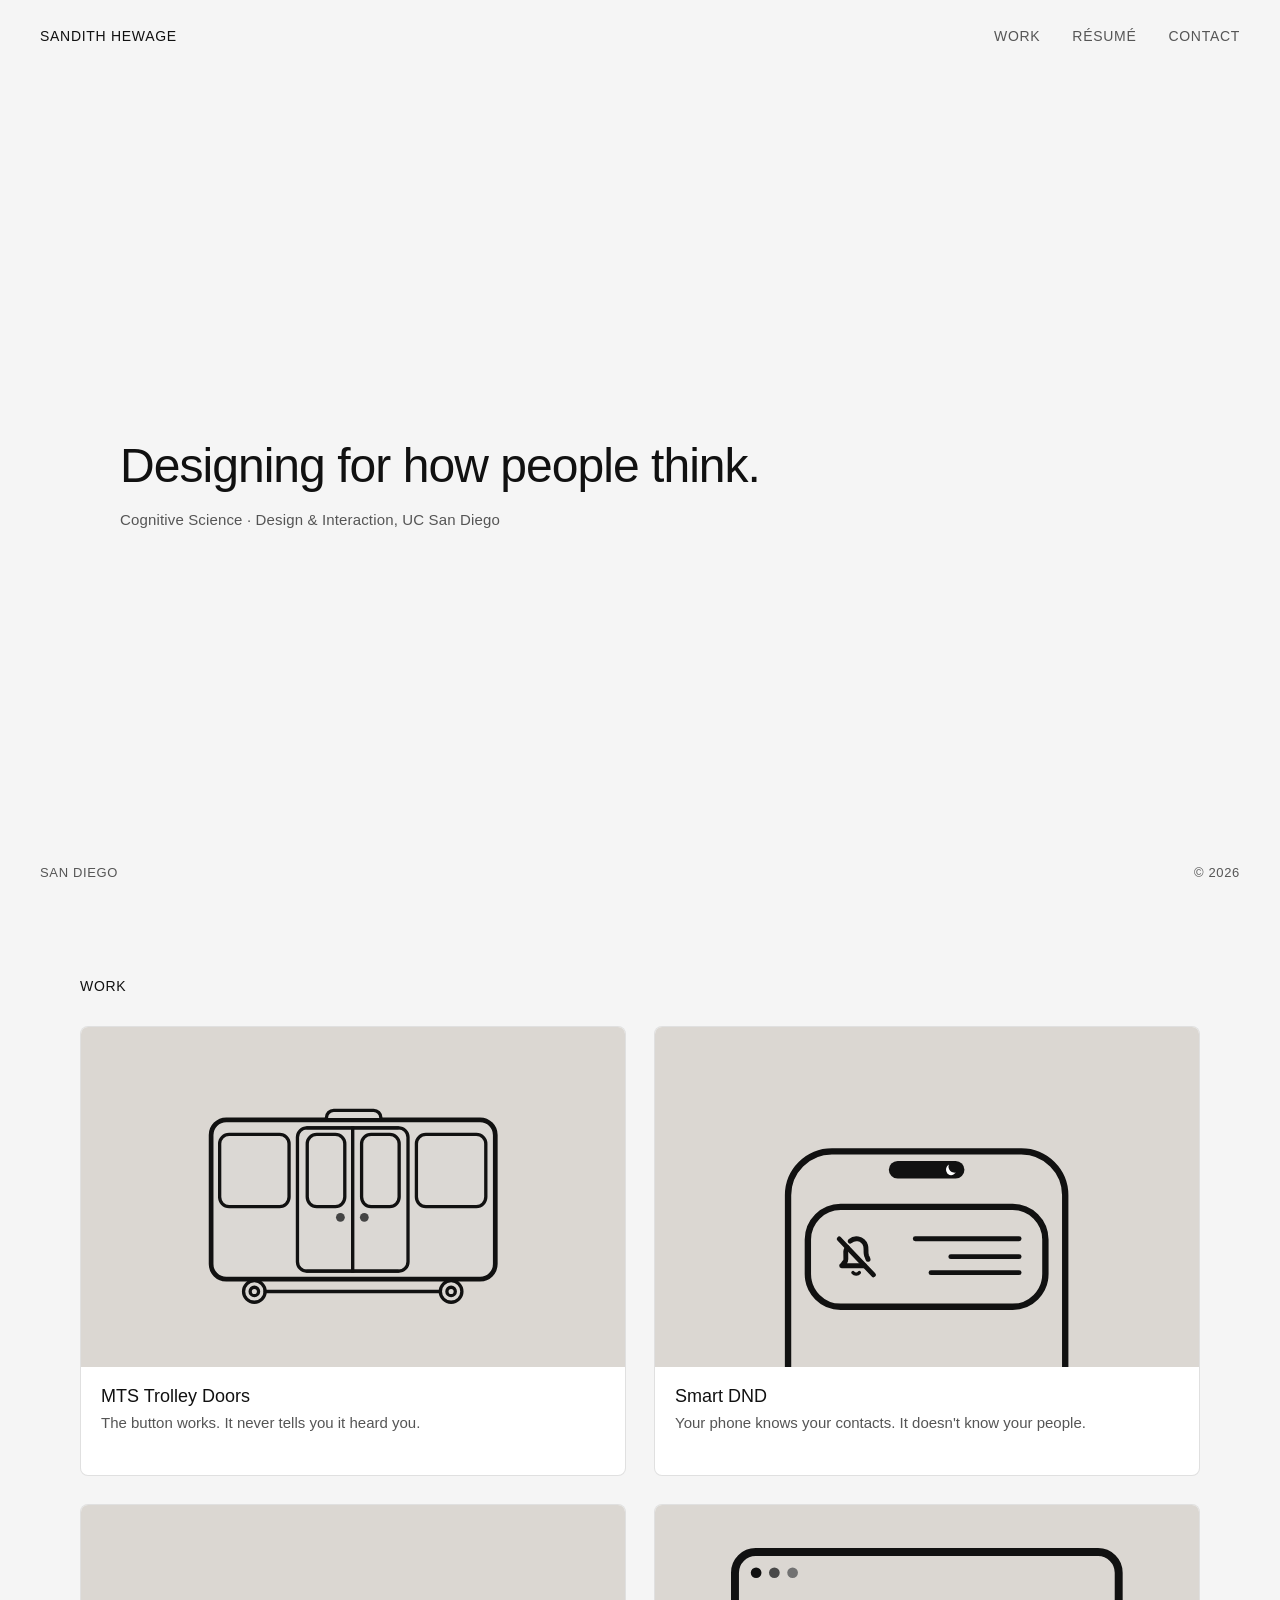
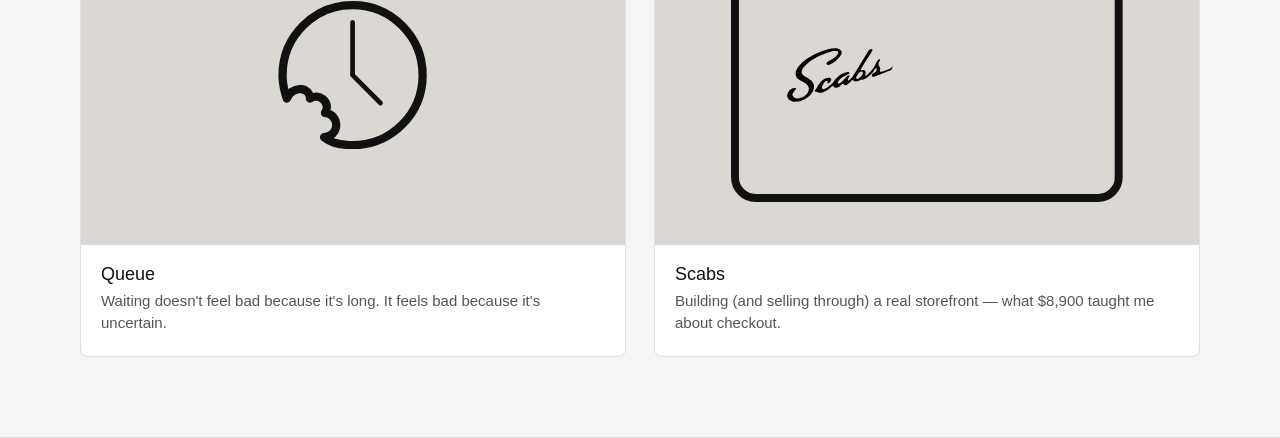
<file: index.html>
<!DOCTYPE html>
<html lang="en">
<head>
  <meta charset="UTF-8">
  <meta name="viewport" content="width=device-width, initial-scale=1.0">
  <title>Sandith Hewage</title>
  <meta name="description" content="Sandith Hewage — Cognitive Science · Design &amp; Interaction student at UC San Diego. Portfolio of UX case studies.">
  <link rel="canonical" href="https://sandith.com/">
  <meta property="og:type" content="website">
  <meta property="og:url" content="https://sandith.com/">
  <meta property="og:title" content="Sandith Hewage">
  <meta property="og:description" content="Sandith Hewage — Cognitive Science · Design &amp; Interaction student at UC San Diego. Portfolio of UX case studies.">
  <meta property="og:image" content="https://sandith.com/og.png">
  <link rel="icon" type="image/svg+xml" href="favicon.svg">
  <link rel="stylesheet" href="style.css">
  <script type="application/ld+json">
  {
    "@context": "https://schema.org",
    "@type": "Person",
    "name": "Sandith Hewage",
    "jobTitle": "UX Designer",
    "affiliation": {
      "@type": "CollegeOrUniversity",
      "name": "UC San Diego"
    },
    "sameAs": [
      "https://linkedin.com/in/sandithhewage"
    ]
  }
  </script>
  <script>if ('scrollRestoration' in history) history.scrollRestoration = 'manual';</script>
</head>
<body class="page-home">
<script>window.scrollTo(0, 0);</script>

  <a class="skip-link" href="#work">Skip to work</a>

  <header class="header">
    <a href="index.html" class="wordmark">Sandith Hewage</a>

    <nav class="nav" aria-label="Main navigation">
      <a href="#work" class="nav-link">Work</a>
      <a href="resume.pdf" target="_blank" rel="noopener" class="nav-link">Résumé</a>
      <button class="nav-link contact-trigger" type="button">Contact</button>
    </nav>

    <button class="hamburger" aria-label="Menu" aria-expanded="false">
      <svg class="icon-menu" width="20" height="20" viewBox="0 0 20 20" fill="none" aria-hidden="true">
        <rect x="0" y="3" width="20" height="2" rx="1" fill="currentColor"/>
        <rect x="0" y="9" width="20" height="2" rx="1" fill="currentColor"/>
        <rect x="0" y="15" width="20" height="2" rx="1" fill="currentColor"/>
      </svg>
      <svg class="icon-close" width="20" height="20" viewBox="0 0 20 20" fill="none" aria-hidden="true">
        <line x1="3" y1="3" x2="17" y2="17" stroke="currentColor" stroke-width="2" stroke-linecap="round"/>
        <line x1="17" y1="3" x2="3" y2="17" stroke="currentColor" stroke-width="2" stroke-linecap="round"/>
      </svg>
    </button>
  </header>

  <nav class="mobile-menu" aria-label="Mobile navigation">
    <a href="#work" class="mobile-menu-link">Work</a>
    <a href="resume.pdf" target="_blank" rel="noopener" class="mobile-menu-link">Résumé</a>
    <button class="mobile-menu-link contact-trigger" type="button">Contact</button>
  </nav>

  <div class="contact-modal" id="contact-modal" role="dialog" aria-modal="true" aria-label="Contact">
    <div class="contact-modal-backdrop"></div>
    <div class="contact-modal-panel">

      <div class="contact-modal-links">
        <a href="mailto:sandithxyz@gmail.com" class="contact-modal-link">
          sandithxyz@gmail.com
          <svg width="14" height="14" viewBox="0 0 16 16" fill="none" aria-hidden="true">
            <rect x="1" y="3" width="14" height="10" rx="1.5" stroke="currentColor" stroke-width="1.25"/>
            <path d="M1 6l7 4.5 7-4.5" stroke="currentColor" stroke-width="1.25" stroke-linecap="round" stroke-linejoin="round"/>
          </svg>
        </a>
        <a href="https://linkedin.com/in/sandithhewage" target="_blank" rel="noopener" class="contact-modal-link">
          linkedin.com/in/sandithhewage
          <svg width="14" height="14" viewBox="0 0 24 24" fill="currentColor" aria-hidden="true">
            <path d="M16 8a6 6 0 0 1 6 6v7h-4v-7a2 2 0 0 0-2-2 2 2 0 0 0-2 2v7h-4v-7a6 6 0 0 1 6-6z"/>
            <rect x="2" y="9" width="4" height="12"/>
            <circle cx="4" cy="4" r="2"/>
          </svg>
        </a>
      </div>
    </div>
  </div>

  <main>

    <section class="hero">

      <div class="container hero-inner">
        <div class="hero-content">
          <h1>Designing for how people think.</h1>
          <p>Cognitive Science · Design &amp; Interaction, UC San Diego</p>
        </div>
      </div>

      <div class="hero-detail">
        <span>San Diego</span>
        <span>© 2026</span>
      </div>

    </section>

    <section class="work" id="work" aria-labelledby="work-heading">
      <div class="container">

        <p class="work-label" id="work-heading">Work</p>

        <div class="grid">

          <a class="card" href="mts.html" aria-label="MTS Trolley Doors">
            <div class="card-image card-image--asset">
              <svg id="svg-mts" class="card-asset card-asset--mts" xmlns="http://www.w3.org/2000/svg" viewBox="0 0 689.759 626.92" aria-hidden="true">
                <defs>
                  <style>
                    #svg-mts .cls-1 { fill: #f2f2f2; }
                    #svg-mts .cls-1, #svg-mts .cls-2, #svg-mts .cls-3, #svg-mts .cls-4, #svg-mts .cls-5 { stroke: #111; stroke-linecap: round; }
                    #svg-mts .cls-1, #svg-mts .cls-2, #svg-mts .cls-3, #svg-mts .cls-5 { stroke-miterlimit: 10; }
                    #svg-mts .cls-1, #svg-mts .cls-3, #svg-mts .cls-4, #svg-mts .cls-5 { stroke-width: 7px; }
                    #svg-mts .cls-6 { fill: #444; }
                    #svg-mts .cls-2 { stroke-width: 10px; }
                    #svg-mts .cls-2, #svg-mts .cls-3, #svg-mts .cls-4 { fill: #dbd8d4; }
                    #svg-mts .cls-4 { stroke-linejoin: round; }
                    #svg-mts .cls-5 { fill: none; }
                    #svg-mts .seat-back { fill: #c8c8c8; stroke: #111; stroke-width: 5px; }
                    #svg-mts .seat-cushion { fill: #b8b8b8; stroke: #111; stroke-width: 5px; }
                    @keyframes doorOpenLeftLoop {
                      0% { transform: translateX(0); }
                      25% { transform: translateX(-77.46px); }
                      75% { transform: translateX(-77.46px); }
                      100% { transform: translateX(0); }
                    }
                    @keyframes doorOpenRightLoop {
                      0% { transform: translateX(0); }
                      25% { transform: translateX(77.46px); }
                      75% { transform: translateX(77.46px); }
                      100% { transform: translateX(0); }
                    }
                    @keyframes wheelSpin {
                      0% { transform: rotate(0deg); }
                      100% { transform: rotate(360deg); }
                    }
                    .door-left { animation: doorOpenLeftLoop 4s ease-in-out infinite; }
                    .door-right { animation: doorOpenRightLoop 4s ease-in-out infinite; }
                    .wheel { animation: wheelSpin 2s linear infinite; }
                    .wheel-left { transform-origin: 135.989px 512.456px; }
                    .wheel-right { transform-origin: 551.811px 512.456px; }
                  </style>
                </defs>
                <rect class="cls-2" x="44.604" y="149.586" width="600.551" height="336.886" rx="32.014" ry="32.014"/>
                <rect class="cls-5" x="62.652" y="180.269" width="146.675" height="152.743" rx="20" ry="20"/>
                <rect class="cls-5" x="478.473" y="180.269" width="146.675" height="152.743" rx="20" ry="20"/>
                <g class="wheel wheel-left">
                  <circle class="cls-3" cx="135.989" cy="512.456" r="22.801"/>
                  <circle class="cls-5" cx="135.989" cy="512.456" r="8.883"/>
                </g>
                <g class="wheel wheel-right">
                  <circle class="cls-3" cx="551.811" cy="512.456" r="22.801"/>
                  <circle class="cls-5" cx="551.811" cy="512.456" r="8.883"/>
                </g>
                <line class="cls-1" x1="158.79" y1="512.456" x2="529.01" y2="512.456"/>
                <path class="cls-4" d="M288.424,145.651v-.706c0-8.441,6.843-15.284,15.284-15.284h84.301c8.441,0,15.284,6.843,15.284,15.284v.706"/>
                <rect class="seat-back" x="247.073" y="285" width="193.654" height="90" rx="4"/>
                <rect class="seat-cushion" x="247.073" y="365" width="193.654" height="35" rx="3"/>
                <g class="door-left">
                  <path class="cls-3" d="M247.073,166.598h96.827v302.861h-96.827c-11.038,0-20-8.962-20-20V186.598c0-11.038,8.962-20,20-20Z"/>
                  <rect class="cls-3" x="247.757" y="180.269" width="79.376" height="152.743" rx="20" ry="20"/>
                  <circle class="cls-6" cx="317.838" cy="355.712" r="9.295"/>
                </g>
                <g class="door-right">
                  <path class="cls-3" d="M343.9,166.598h96.827c11.038,0,20,8.962,20,20v262.861c0,11.038-8.962,20-20,20h-96.827V166.598h0Z"/>
                  <rect class="cls-3" x="362.625" y="180.269" width="79.376" height="152.743" rx="20" ry="20"/>
                  <circle class="cls-6" cx="368.344" cy="355.712" r="9.295"/>
                </g>
                <line class="cls-5" x1="247.073" y1="166.598" x2="440" y2="166.598"/>
                <line class="cls-5" x1="247.073" y1="469.459" x2="440" y2="469.459"/>
              </svg>
            </div>
            <div class="card-content">
              <p class="card-title">MTS Trolley Doors</p>
              <p class="card-hook">The button works. It never tells you it heard you.</p>
            </div>
          </a>

          <a class="card" href="smart-dnd.html" aria-label="Smart DND">
            <div class="card-image card-image--asset">
              <svg id="svg-dnd" class="card-asset card-asset--dnd" xmlns="http://www.w3.org/2000/svg" viewBox="0 0 689.759 626.92" aria-hidden="true">
                <defs>
                  <style>
                    #svg-dnd .cls-1 { stroke-width: 13px; }
                    #svg-dnd .cls-1, #svg-dnd .cls-2, #svg-dnd .cls-3, #svg-dnd .cls-4, #svg-dnd .cls-5 { fill: none; stroke: #111; }
                    #svg-dnd .cls-1, #svg-dnd .cls-4, #svg-dnd .cls-5 { stroke-miterlimit: 10; }
                    #svg-dnd .cls-2 { stroke-width: 7px; }
                    #svg-dnd .cls-2, #svg-dnd .cls-3 { stroke-linejoin: round; }
                    #svg-dnd .cls-2, #svg-dnd .cls-3, #svg-dnd .cls-4, #svg-dnd .cls-5 { stroke-linecap: round; }
                    #svg-dnd .cls-3, #svg-dnd .cls-4 { stroke-width: 10px; }
                    #svg-dnd .cls-6 { fill: #fff; }
                    #svg-dnd .cls-5 { stroke-width: 36px; }
                    @keyframes slideInNotification {
                      0% { transform: translateY(-80px) scale(0.8); opacity: 0; }
                      8% { transform: translateY(0) scale(1); opacity: 1; }
                      87% { transform: translateY(0) scale(1); opacity: 1; }
                      100% { transform: translateY(0) scale(1); opacity: 0; }
                    }
                    .notification-group {
                      transform-origin: 50% -50px;
                      animation: slideInNotification 6.5s cubic-bezier(0.34, 1.87, 0.64, 1) infinite;
                    }
                  </style>
                </defs>
                <path class="cls-1" d="M61.443,604.155V221.548c0-49.589,40.2-89.789,89.789-89.789h387.295c49.589,0,89.789,40.2,89.789,89.789v382.607"/>
                <line class="cls-5" x1="285.598" y1="169.386" x2="404.161" y2="169.386"/>
                <path class="cls-6" d="M390.339,158.495c-.529.376-5.954,4.367-5.777,10.891.092,3.381,1.645,5.839,2.426,6.91.397.494,3.225,3.893,7.958,3.979,5.89.107,9.086-5.022,9.214-5.235-.463.079-6.839,1.06-11.309-3.77-3.144-3.398-4.112-8.339-2.513-12.774Z"/>
                <g class="notification-group">
                  <rect class="cls-1" x="101.99" y="245.092" width="485.779" height="204.368" rx="67.031" ry="67.031"/>
                  <polyline class="cls-4" points="166.061 310.689 182.956 328.391 236.188 384.165"/>
                  <path class="cls-3" d="M217.38,365.563h-46.297c1.614-1.182,3.397-4.321,6.458-7.61,2.667-2.866,1.901-5.341,2.099-7.085-.062-4.774-.124-9.549-.186-14.323.153-1.276.527-3.097,1.503-5.076.636-1.29,1.362-2.312,1.999-3.078"/>
                  <path class="cls-2" d="M194.231,379.693c.299.351,2.824,3.213,6.893,3.025,3.609-.167,5.75-2.609,6.104-3.025"/>
                  <path class="cls-3" d="M188.404,315.152c.924-.773,7.469-6.07,16.303-4.463,7.065,1.285,12.922,6.5,15.295,13.539,1.2,4.163.888,8.448.95,12.844.044,3.109-.044,4.292,1.139,8.102,1.064,2.913,1.889,4.378,2.954,7.291"/>
                  <line class="cls-3" x1="321.64" y1="310.387" x2="533.943" y2="310.387"/>
                  <line class="cls-3" x1="533.943" y1="379.693" x2="353.843" y2="379.693"/>
                  <line class="cls-3" x1="533.943" y1="346.977" x2="394.36" y2="346.977"/>
                </g>
              </svg>
            </div>
            <div class="card-content">
              <p class="card-title">Smart DND</p>
              <p class="card-hook">Your phone knows your contacts. It doesn't know your people.</p>
            </div>
          </a>

          <a class="card" href="queue.html" aria-label="Queue">
            <div class="card-image card-image--asset">
              <svg id="svg-queue" class="card-asset card-asset--queue" xmlns="http://www.w3.org/2000/svg" viewBox="0 0 689.759 626.92" aria-hidden="true">
                <defs>
                  <style>
                    #svg-queue .cls-1 { stroke-linejoin: round; stroke-width: 35px; }
                    #svg-queue .cls-1, #svg-queue .cls-2 { fill: none; stroke: #111; }
                    #svg-queue .cls-2 { stroke-linecap: round; stroke-miterlimit: 10; stroke-width: 20px; }
                    @keyframes minuteHandTick {
                      0% { transform: rotate(0deg); }
                      100% { transform: rotate(180deg); }
                    }
                    .minute-hand {
                      animation: minuteHandTick 30s steps(30, end) infinite;
                      transform-origin: 344.879px 311.562px;
                    }
                  </style>
                </defs>
                <path class="cls-1" d="M329.899,609.05c-29.812-1.784-50.922-5.822-66.07-10.86-.031-.01-.077-.025-.09-.03-17.07-6.66-30.27-15.16-39.64-22.35,4.5-.15,23.22-1.26,37.46-16.15,2.74-2.86,9-10.06,12.15-21.24.54-1.91,7.45-28.14-10.6-48.43-13.2-14.85-30.91-16.58-34.98-16.87,2.48-3.53,8.09-12.53,8.06-24.94-.06-20.14-14.94-32.32-17.36-34.23-10.4-8.23-21.44-9.46-25.38-9.72-14.93-.97-25.65,5.67-28.93,7.88.06-3.16-.08-16.16-9.97-27.09-13.29-14.69-32.57-12.79-34.53-12.57-5.63.34-17.69,1.83-29.91,9.99-15.51,10.36-21.46,24.91-23.29,30.03-4.45-12.372-8.812-26.949-12.18-43.5-3.451-16.957-5.133-32.425-5.843-45.8l.123-9.71C48.919,150,181.419,17.5,344.879,17.5s295.96,132.5,295.96,295.96-132.5,295.96-295.96,295.96c-5.02,0-10.02-.13-14.98-.37-22.8-1.14-44.92-4.86-66.07-10.86l-.09-.03"/>
                <g>
                  <line class="cls-2" x1="462.715" y1="431.296" x2="344.879" y2="313.46"/>
                </g>
                <g class="minute-hand">
                  <line class="cls-2" x1="344.879" y1="311.562" x2="344.879" y2="90.766"/>
                </g>
              </svg>
            </div>
            <div class="card-content">
              <p class="card-title">Queue</p>
              <p class="card-hook">Waiting doesn't feel bad because it's long. It feels bad because it's uncertain.</p>
            </div>
          </a>

          <a class="card" href="scabs.html" aria-label="Scabs">
            <div class="card-image card-image--asset">
              <svg id="svg-scabs" class="card-asset card-asset--scabs" xmlns="http://www.w3.org/2000/svg" viewBox="0 0 689.759 626.92" aria-hidden="true">
                <defs>
                  <style>
                    @keyframes drawLine1 {
                      0% { stroke-dashoffset: 238.334; }
                      4.5% { stroke-dashoffset: 238.334; }
                      16.4% { stroke-dashoffset: 0; }
                      88% { stroke-dashoffset: 0; }
                      100% { stroke-dashoffset: 238.334; }
                    }
                    @keyframes drawLine2 {
                      0% { stroke-dashoffset: 194.654; }
                      17.9% { stroke-dashoffset: 194.654; }
                      29.9% { stroke-dashoffset: 0; }
                      88% { stroke-dashoffset: 0; }
                      100% { stroke-dashoffset: 194.654; }
                    }
                    @keyframes drawLine3 {
                      0% { stroke-dashoffset: 214.587; }
                      31.3% { stroke-dashoffset: 214.587; }
                      43.3% { stroke-dashoffset: 0; }
                      88% { stroke-dashoffset: 0; }
                      100% { stroke-dashoffset: 214.587; }
                    }
                    .animated-line1 { stroke-dasharray: 238.334; animation: drawLine1 6.7s ease-in-out infinite both; }
                    .animated-line2 { stroke-dasharray: 194.654; animation: drawLine2 6.7s ease-in-out infinite both; }
                    .animated-line3 { stroke-dasharray: 214.587; animation: drawLine3 6.7s ease-in-out infinite both; }
                  </style>
                </defs>
                <rect x="7" y="96.941" width="675.759" height="433.037" rx="36.393" ry="36.393" fill="none" stroke="#111" stroke-linecap="round" stroke-miterlimit="10" stroke-width="14"/>
                <circle cx="44.242" cy="133.408" r="9.419" fill="#111"/>
                <circle cx="76.356" cy="133.408" r="9.419" fill="#494949"/>
                <circle cx="108.47" cy="133.408" r="9.419" fill="#727272"/>
                <g>
                  <path d="M221.96,303.949l20.238-33.027c-9.06,14.749-18.12,29.498-27.18,44.247-1.831,2.897-3.651,4.662-5.822,6.466-1.037.918-3.756,2.549-3.396-.08.294-1.631,1.431-3.16,2.277-4.578.762-1.151,1.393-3.412-.732-3.217-2.528.231-3.921,2.612-5.75,4.568-.933,1.052-1.683,2.12-2.625,3.18-2.253,2.403-6.187,6.835-9.14,7.331-1.378.22-2.025-1.131-1.727-2.352.102-.528.302-1.027.562-1.516,3.454-5.838,9.852-8.866,15.872-12.004,1.835-.957,1.884-.962,2.11-1.081,1.633-.859,2.58-1.866,1.751-2.828-2.372-2.754-14.247,3.134-16.792,4.991-1.148.769-2.21,1.611-3.265,2.491-3.282,2.732-6.195,6.164-8.499,9.532-.418.58-.882,1.152-1.411,1.727-2.113,2.306-4.735,4.307-6.781,5.962-1.904,1.661-5.023,3.844-7.147,4.392-5.565,1.551-4.77-3.854-2.414-7.986,1.441-2.783,3.435-5.259,6.389-6.57.974-.486,2.488-.118,2.017,1.202-.233.645-.75,1.426-.769,2.13-.098,1.129.957,1.464,1.875,1.128,2.369-.866,4.006-2.983,4.592-4.849.216-.687.633-1.752-.147-3.087-.496-.85-1.418-1.541-2.423-1.756-8.024-1.662-18.364,7.847-21.808,16.721-1.627,4.192-7.773,7.495-2.137,7.732,1.835.077,1.826.193,2.651.641.919.446,1.776.965,2.806,1.164,1.491.288,2.864.44,4.343.087,6.588-1.527,13.186-6.441,17.961-11.093.662-.495,1.851-1.53,2.558-.609,2.235,5.265,8.658,2.38,12.301-.295,1.314-.97,2.999-2.631,4.401-3.171,1.266-.53,2.056.312,2.759.911,1.954,1.667,3.242,1.049,7.172-1.78,2.08-1.497,4.033-3.453,5.811-5.228.438-.397.818-.916,1.326-1.204.903-.447,1.948.965,2.698,1.558.912.72,1.958,1.028,3.034,1.112,1.531-.002,3.126-.347,4.526-.892,1.463-.626,3.039-1.446,4.462-2.251.455-.257.581-.17.888-.117,6.456,1.008,14.579-6.643,18.723-11.324,1.42-1.604,1.976-2.403,3.136-4.055,1.362-1.939,1.84-2.73,2.757-3.745,1.386-1.542,2.46-.501,2.553,1.431.051,1.067-.468,2.071-.788,2.686-.625,1.198-2.177,2.319-3.393,2.851-2.013.879-4.609,2.342-4.427,4.845.122,1.674,1.959,2.84,3.797,2.142,5.349-2.031,27.384-10.417,29.307-11.517,1.231-.704,2.242-1.607,2.863-3.115,1.015-2.465.09-5.025.058-4.88-.72,3.3-2.15,4.164-3.632,4.982-.846.467-2.222,1.061-2.784,1.281-13.055,5.121-14.386,5.304-15.283,4.084-.612-.831.234-2.416.521-3.794.153-.738.256-1.407.057-2.156-.959-3.616-4.351-4.26-2.52-9.419.769-2.167,2.998-3.971,2.345-5.63-.124-.314-.391-.62-1.143-.667-.981-.061-2.665.938-4.312,3.786-1.514,2.62-1.216,2.271-2.638,4.902-1.697,3.139-4.217,7.223-6.308,10.107-2.394,3.223-5.794,7.022-9.706,9.4-.908.568-1.598.542-2.156.177-.586-.403-.058-1.409.341-2.692.722-2.319.761-4.609-1.364-5.895-.815-.493-.844-.442-1.638-.648-1.209-.313-2.472-.142-3.713.028-.387.053-.423.06-.751.112-.423.067-.599-.063-.654-.136,0,0-.323-.287-.023-.891.709-2.07,19.487-31.851,19.487-31.851.952-1.524,1.145-2.297.984-3.041-.165-.766-.956-1.517-2.049-1.535h-.057c-2.036.094-3.239,1.123-4.773,3.45M224.649,319.601c-1.005.499-2.366.947-3.284.615-1.164-.384-1.242-2.125-.837-3.085.526-1.243,1.386-2.369,2.059-3.525.226-.4.434-.8.689-1.216,1.479-2.291,3.387-4.462,5.972-4.993l.035-.006c7.304-.773-.229,10.678-4.633,12.209h-.001Z"/>
                </g>
                <g>
                  <path d="M183.64,266.428c-8.037.091-15.153,2.18-22.439,4.969-6.968,2.682-10.52,3.842-19.364,8.739-12.059,6.677-31.033,21.179-27.52,34.535,2.411,7.409,10.976,9.19,16.705,13.237,4.521,3.133,7.273,7.813,5.788,12.849-2.281,8.429-13.442,14.924-21.489,13.959-2.917-.362-6.068-2.041-6.928-4.974-.559-1.714.306-3.744,1.275-5.27,2.894-4.558,5.61-6.65,4.572-7.718-.174-.179-.352-.345-.832-.459-.859-.205-1.835-.051-2.699.115-10.163,2.205-17.106,16.196-5.962,22.116.993.596,3.047,1.271,3.5,1.398,3.168.889,7.029.511,8.736.354,2.712-.25,3.568-.506,5.7-1.072,1.281-.399,2.379-.851,3.487-1.282,9.119-3.544,21.159-13.566,19.982-25.751-.941-6.417-6.028-10.267-11.682-13.787-3.088-1.981-6.022-2.936-8.314-5.924-1.032-1.214-1.588-2.441-1.675-4.008-.037-3.221,1.547-6.162,3.578-8.579,11.133-13.306,25.805-19.967,41.756-25.626,2.134-.757,3.004-.976,4.57-1.45,5.839-1.765,18.037-3.203,13.713,3.795-2.253,3.647-6.386,7.125-10.064,9.168-3.94,2.189-11.338,5.32-9.524,8.645,1.062,1.947,3.4,1.325,4.716.955,6.52-2.17,11.959-7.056,16.695-12.415,1.351-1.528,3.801-4.658,4.542-6.633,2.444-6.675-4.452-9.644-10.789-9.887h-.036.002Z"/>
                </g>
                <line x1="365.448" y1="267.332" x2="603.782" y2="267.332" fill="none" stroke="#000" stroke-linecap="round" stroke-miterlimit="10" stroke-width="10" class="animated-line1"/>
                <line x1="365.448" y1="313.321" x2="560.102" y2="313.321" fill="none" stroke="#000" stroke-linecap="round" stroke-miterlimit="10" stroke-width="10" class="animated-line2"/>
                <line x1="365.448" y1="360.353" x2="580.035" y2="360.353" fill="none" stroke="#000" stroke-linecap="round" stroke-miterlimit="10" stroke-width="10" class="animated-line3"/>
              </svg>
            </div>
            <div class="card-content">
              <p class="card-title">Scabs</p>
              <p class="card-hook">Building (and selling through) a real storefront — what $8,900 taught me about checkout.</p>
            </div>
          </a>

        </div>
      </div>
    </section>

  </main>

  <script>
    // Card reveal — desktop only, respects reduced-motion
    if (window.innerWidth >= 768 && !window.matchMedia('(prefers-reduced-motion: reduce)').matches) {
      const cards = Array.from(document.querySelectorAll('.card'));

      cards.forEach(card => {
        card.style.opacity = '0';
        card.style.transform = 'translateY(28px)';
      });

      const observer = new IntersectionObserver(([entry]) => {
        if (!entry.isIntersecting) return;
        observer.disconnect();

        cards.forEach((card, i) => {
          setTimeout(() => {
            card.style.transition = 'opacity 560ms ease, transform 560ms ease';
            card.style.opacity = '1';
            card.style.transform = 'translateY(0)';
            // Clear inline styles after animation so hover works normally
            setTimeout(() => { card.style.cssText = ''; }, 600);
          }, i * 130);
        });
      }, { threshold: 0.15 });

      const workSection = document.getElementById('work');
      if (workSection) observer.observe(workSection);
    }

    // Hamburger
    const hamburger = document.querySelector('.hamburger');
    const mobileMenu = document.querySelector('.mobile-menu');

    hamburger.addEventListener('click', () => {
      const isOpen = hamburger.classList.toggle('is-open');
      mobileMenu.classList.toggle('is-open');
      hamburger.setAttribute('aria-expanded', isOpen);
      hamburger.setAttribute('aria-label', isOpen ? 'Close menu' : 'Menu');
    });

    mobileMenu.querySelectorAll('a').forEach(link => {
      link.addEventListener('click', () => {
        hamburger.classList.remove('is-open');
        mobileMenu.classList.remove('is-open');
        hamburger.setAttribute('aria-expanded', 'false');
        hamburger.setAttribute('aria-label', 'Menu');
      });
    });

    // Contact modal
    const contactModal = document.getElementById('contact-modal');

    function openContact() {
      hamburger.classList.remove('is-open');
      mobileMenu.classList.remove('is-open');
      hamburger.setAttribute('aria-expanded', 'false');
      hamburger.setAttribute('aria-label', 'Menu');

      const panel = contactModal.querySelector('.contact-modal-panel');
      if (window.innerWidth >= 768) {
        const trigger = document.querySelector('.nav .contact-trigger');
        const rect = trigger.getBoundingClientRect();
        panel.style.cssText = `position:fixed;top:${rect.bottom + 14}px;right:${window.innerWidth - rect.right}px;left:auto;margin:0;`;
      } else {
        const rect = hamburger.getBoundingClientRect();
        panel.style.cssText = `position:fixed;top:${rect.bottom + 14}px;right:${window.innerWidth - rect.right}px;left:auto;margin:0;`;
      }
      contactModal.classList.add('is-dropdown');
      setTimeout(() => document.addEventListener('click', closeOnOutsideClick), 0);

      contactModal.classList.add('is-open');
    }

    function closeOnOutsideClick(e) {
      if (!contactModal.querySelector('.contact-modal-panel').contains(e.target)) {
        closeContact();
      }
    }

    function closeContact() {
      contactModal.classList.remove('is-open', 'is-dropdown');
      contactModal.querySelector('.contact-modal-panel').style.cssText = '';
      document.removeEventListener('click', closeOnOutsideClick);
    }

    document.querySelectorAll('.contact-trigger').forEach(el => {
      el.addEventListener('click', openContact);
    });

    contactModal.querySelector('.contact-modal-backdrop').addEventListener('click', closeContact);

    document.addEventListener('keydown', e => {
      if (e.key === 'Escape') closeContact();
    });
  </script>
</body>
</html>
</file>
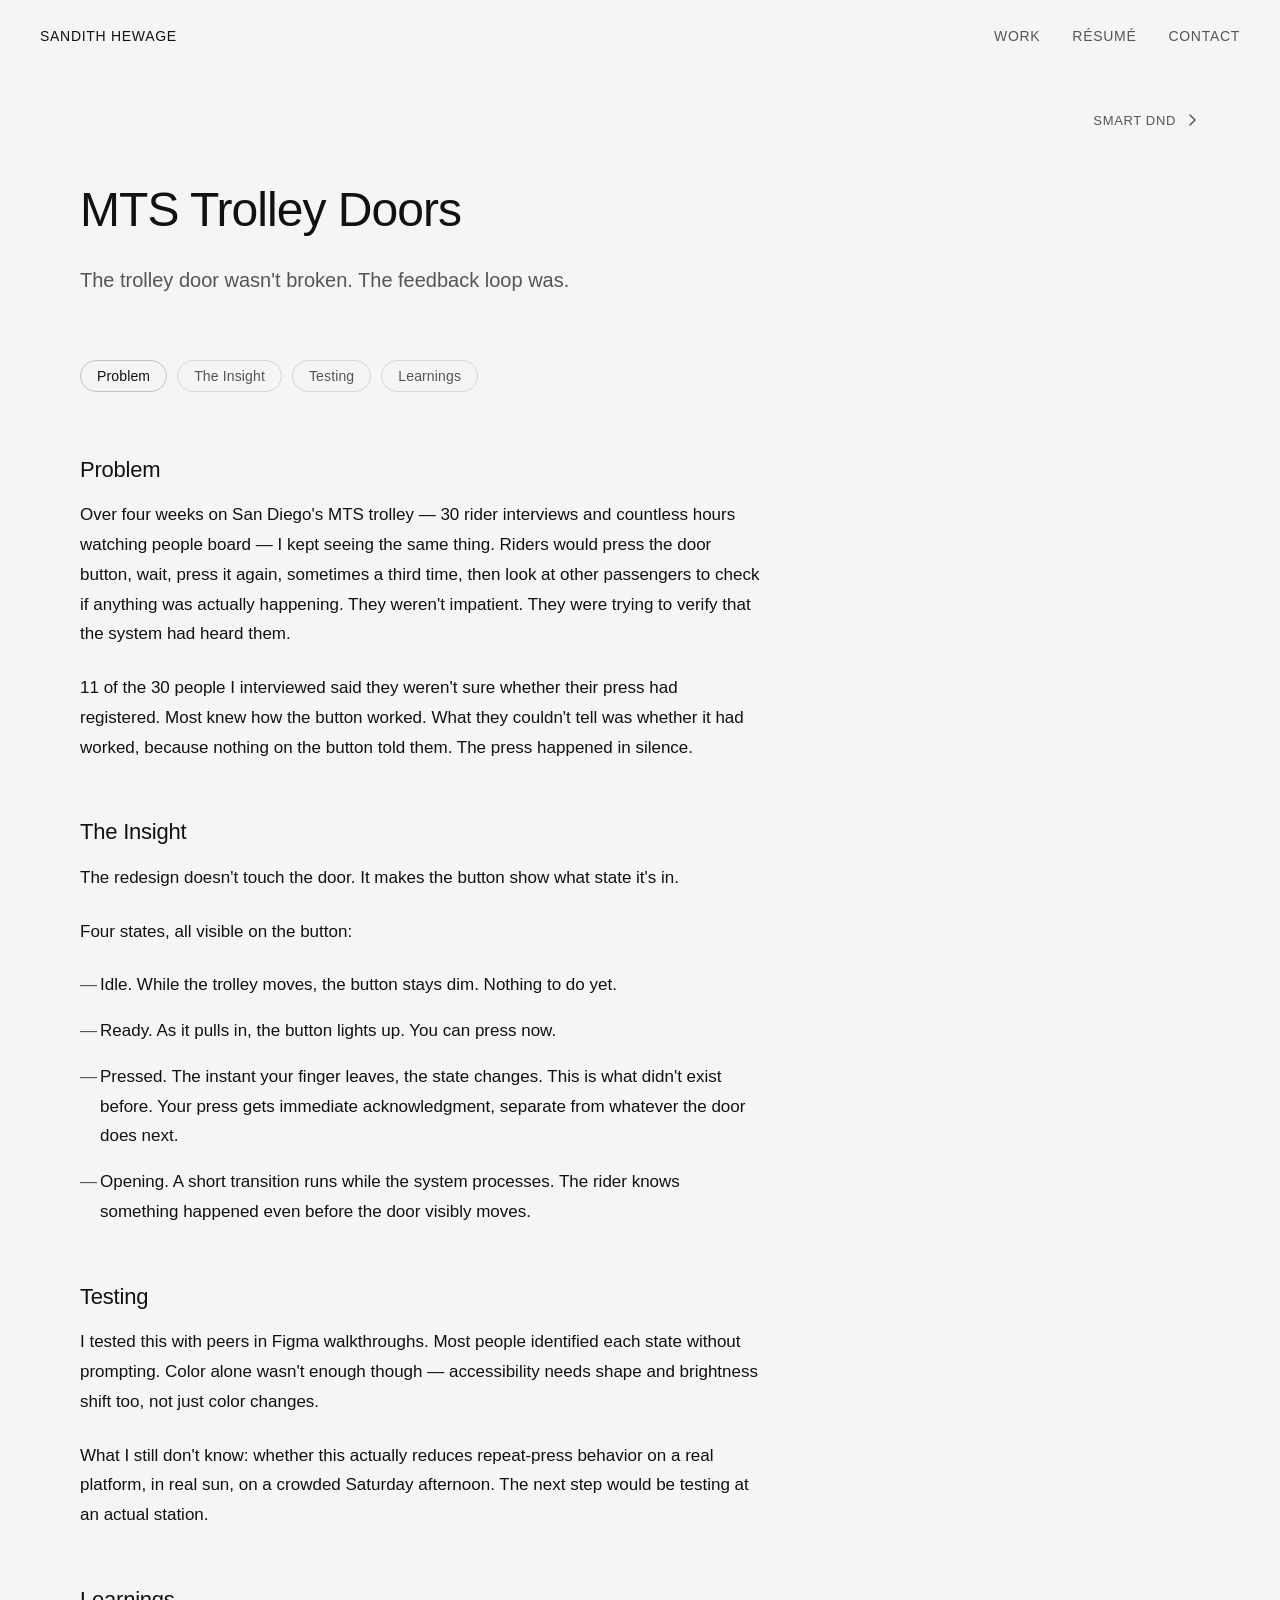
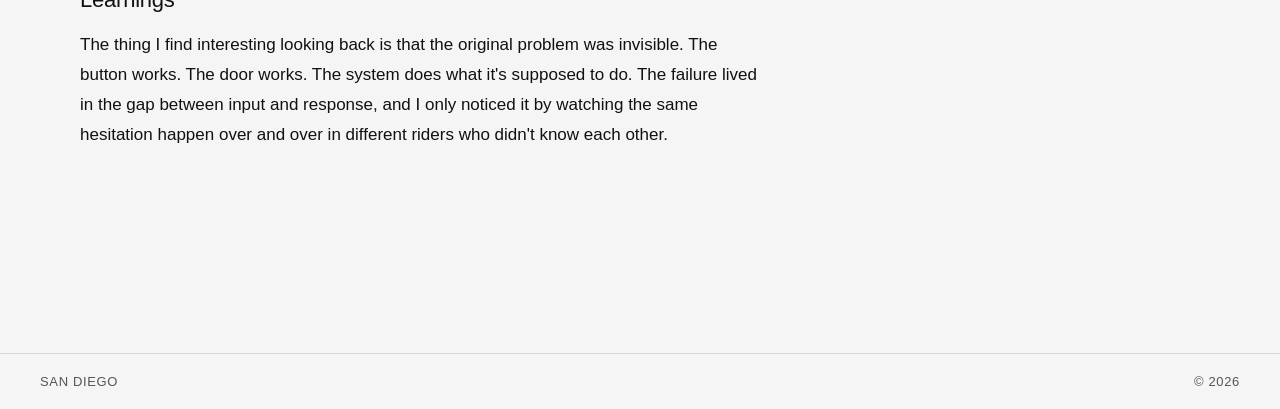
<file: mts.html>
<!DOCTYPE html>
<html lang="en">
<head>
  <meta charset="UTF-8">
  <meta name="viewport" content="width=device-width, initial-scale=1.0">
  <title>MTS Trolley Doors — Sandith Hewage</title>
  <meta name="description" content="The button works. It never tells you it heard you. A UX case study by Sandith Hewage.">
  <link rel="canonical" href="https://sandith.com/mts.html">
  <meta property="og:type" content="article">
  <meta property="og:url" content="https://sandith.com/mts.html">
  <meta property="og:title" content="MTS Trolley Doors — Sandith Hewage">
  <meta property="og:description" content="The button works. It never tells you it heard you. A UX case study by Sandith Hewage.">
  <meta property="og:image" content="https://sandith.com/og.png">
  <link rel="icon" type="image/svg+xml" href="favicon.svg">
  <link rel="stylesheet" href="style.css">
</head>
<body>

  <a class="skip-link" href="#case-body">Skip to content</a>

  <header class="header">
    <a href="index.html" class="wordmark">Sandith Hewage</a>

    <nav class="nav" aria-label="Main navigation">
      <a href="index.html#work" class="nav-link">Work</a>
      <a href="resume.pdf" target="_blank" rel="noopener" class="nav-link">Résumé</a>
      <button class="nav-link contact-trigger" type="button">Contact</button>
    </nav>

    <button class="hamburger" aria-label="Menu" aria-expanded="false">
      <svg class="icon-menu" width="20" height="20" viewBox="0 0 20 20" fill="none" aria-hidden="true">
        <rect x="0" y="3" width="20" height="2" rx="1" fill="currentColor"/>
        <rect x="0" y="9" width="20" height="2" rx="1" fill="currentColor"/>
        <rect x="0" y="15" width="20" height="2" rx="1" fill="currentColor"/>
      </svg>
      <svg class="icon-close" width="20" height="20" viewBox="0 0 20 20" fill="none" aria-hidden="true">
        <line x1="3" y1="3" x2="17" y2="17" stroke="currentColor" stroke-width="2" stroke-linecap="round"/>
        <line x1="17" y1="3" x2="3" y2="17" stroke="currentColor" stroke-width="2" stroke-linecap="round"/>
      </svg>
    </button>
  </header>

  <nav class="mobile-menu" aria-label="Mobile navigation">
    <a href="index.html#work" class="mobile-menu-link">Work</a>
    <a href="resume.pdf" target="_blank" rel="noopener" class="mobile-menu-link">Résumé</a>
    <button class="mobile-menu-link contact-trigger" type="button">Contact</button>
  </nav>

  <div class="contact-modal" id="contact-modal" role="dialog" aria-modal="true" aria-label="Contact">
    <div class="contact-modal-backdrop"></div>
    <div class="contact-modal-panel">

      <div class="contact-modal-links">
        <a href="mailto:sandithxyz@gmail.com" class="contact-modal-link">
          sandithxyz@gmail.com
          <svg width="14" height="14" viewBox="0 0 16 16" fill="none" aria-hidden="true">
            <rect x="1" y="3" width="14" height="10" rx="1.5" stroke="currentColor" stroke-width="1.25"/>
            <path d="M1 6l7 4.5 7-4.5" stroke="currentColor" stroke-width="1.25" stroke-linecap="round" stroke-linejoin="round"/>
          </svg>
        </a>
        <a href="https://linkedin.com/in/sandithhewage" target="_blank" rel="noopener" class="contact-modal-link">
          linkedin.com/in/sandithhewage
          <svg width="14" height="14" viewBox="0 0 24 24" fill="currentColor" aria-hidden="true">
            <path d="M16 8a6 6 0 0 1 6 6v7h-4v-7a2 2 0 0 0-2-2 2 2 0 0 0-2 2v7h-4v-7a6 6 0 0 1 6-6z"/>
            <rect x="2" y="9" width="4" height="12"/>
            <circle cx="4" cy="4" r="2"/>
          </svg>
        </a>
      </div>
    </div>
  </div>

  <main>
    <article class="case-study">
      <div class="container">

        <nav class="case-nav" aria-label="Case study navigation">
          <span></span>
          <a href="smart-dnd.html" class="case-nav-link">
            Smart DND
            <svg width="16" height="16" viewBox="0 0 16 16" fill="none" aria-hidden="true">
              <path d="M6 3L11 8L6 13" stroke="currentColor" stroke-width="1.5" stroke-linecap="round" stroke-linejoin="round"/>
            </svg>
          </a>
        </nav>

        <h1 class="case-title">MTS Trolley Doors</h1>
        <p class="case-lede">The trolley door wasn't broken. The feedback loop was.</p>

        <nav class="case-tabs" aria-label="Case study sections">
          <button class="case-tab" data-section="problem">Problem</button>
          <button class="case-tab" data-section="insight">The Insight</button>
          <button class="case-tab" data-section="testing">Testing</button>
          <button class="case-tab" data-section="learnings">Learnings</button>
        </nav>

        <div class="case-body">
          <h2 id="problem">Problem</h2>
          <p>Over four weeks on San Diego's MTS trolley — 30 rider interviews and countless hours watching people board — I kept seeing the same thing. Riders would press the door button, wait, press it again, sometimes a third time, then look at other passengers to check if anything was actually happening. They weren't impatient. They were trying to verify that the system had heard them.</p>

          <p>11 of the 30 people I interviewed said they weren't sure whether their press had registered. Most knew how the button worked. What they couldn't tell was whether it had worked, because nothing on the button told them. The press happened in silence.</p>

          <h2 id="insight">The Insight</h2>
          <p>The redesign doesn't touch the door. It makes the button show what state it's in.</p>

          <p>Four states, all visible on the button:</p>

          <ul>
            <li><strong>Idle.</strong> While the trolley moves, the button stays dim. Nothing to do yet.</li>
            <li><strong>Ready.</strong> As it pulls in, the button lights up. You can press now.</li>
            <li><strong>Pressed.</strong> The instant your finger leaves, the state changes. This is what didn't exist before. Your press gets immediate acknowledgment, separate from whatever the door does next.</li>
            <li><strong>Opening.</strong> A short transition runs while the system processes. The rider knows something happened even before the door visibly moves.</li>
          </ul>

          <h2 id="testing">Testing</h2>
          <p>I tested this with peers in Figma walkthroughs. Most people identified each state without prompting. Color alone wasn't enough though — accessibility needs shape and brightness shift too, not just color changes.</p>

          <p>What I still don't know: whether this actually reduces repeat-press behavior on a real platform, in real sun, on a crowded Saturday afternoon. The next step would be testing at an actual station.</p>

          <h2 id="learnings">Learnings</h2>
          <p>The thing I find interesting looking back is that the original problem was invisible. The button works. The door works. The system does what it's supposed to do. The failure lived in the gap between input and response, and I only noticed it by watching the same hesitation happen over and over in different riders who didn't know each other.</p>
        </div>

      </div>
    </article>
  </main>

  <footer class="case-footer">
    <span>San Diego</span>
    <span>© 2026</span>
  </footer>

  <script>
    // Case Study Tabs
    document.addEventListener('DOMContentLoaded', () => {
      const tabs = document.querySelectorAll('.case-tab');
      if (tabs.length === 0) return;

      tabs[0].classList.add('is-active');

      tabs.forEach(tab => {
        tab.addEventListener('click', () => {
          const sectionId = tab.dataset.section;
          const target = document.getElementById(sectionId);
          if (!target) return;
          tabs.forEach(t => t.classList.remove('is-active'));
          tab.classList.add('is-active');
          target.scrollIntoView({ behavior: 'smooth', block: 'start' });
          window.history.replaceState(null, '', `#${sectionId}`);
        });
      });

      const observer = new IntersectionObserver(entries => {
        entries.forEach(entry => {
          if (entry.isIntersecting) {
            const btn = document.querySelector(`.case-tab[data-section="${entry.target.id}"]`);
            if (btn) {
              tabs.forEach(t => t.classList.remove('is-active'));
              btn.classList.add('is-active');
            }
          }
        });
      }, { rootMargin: '-50% 0px -50% 0px' });

      document.querySelectorAll('.case-body h2[id]').forEach(h => observer.observe(h));
    });

    const hamburger = document.querySelector('.hamburger');
    const mobileMenu = document.querySelector('.mobile-menu');

    hamburger.addEventListener('click', () => {
      const isOpen = hamburger.classList.toggle('is-open');
      mobileMenu.classList.toggle('is-open');
      hamburger.setAttribute('aria-expanded', isOpen);
      hamburger.setAttribute('aria-label', isOpen ? 'Close menu' : 'Menu');
    });

    mobileMenu.querySelectorAll('a').forEach(link => {
      link.addEventListener('click', () => {
        hamburger.classList.remove('is-open');
        mobileMenu.classList.remove('is-open');
        hamburger.setAttribute('aria-expanded', 'false');
        hamburger.setAttribute('aria-label', 'Menu');
      });
    });

    const contactModal = document.getElementById('contact-modal');

    function openContact() {
      hamburger.classList.remove('is-open');
      mobileMenu.classList.remove('is-open');
      hamburger.setAttribute('aria-expanded', 'false');
      hamburger.setAttribute('aria-label', 'Menu');

      const panel = contactModal.querySelector('.contact-modal-panel');
      if (window.innerWidth >= 768) {
        const trigger = document.querySelector('.nav .contact-trigger');
        const rect = trigger.getBoundingClientRect();
        panel.style.cssText = `position:fixed;top:${rect.bottom + 14}px;right:${window.innerWidth - rect.right}px;left:auto;margin:0;`;
      } else {
        const rect = hamburger.getBoundingClientRect();
        panel.style.cssText = `position:fixed;top:${rect.bottom + 14}px;right:${window.innerWidth - rect.right}px;left:auto;margin:0;`;
      }
      contactModal.classList.add('is-dropdown');
      setTimeout(() => document.addEventListener('click', closeOnOutsideClick), 0);

      contactModal.classList.add('is-open');
    }

    function closeOnOutsideClick(e) {
      if (!contactModal.querySelector('.contact-modal-panel').contains(e.target)) {
        closeContact();
      }
    }

    function closeContact() {
      contactModal.classList.remove('is-open', 'is-dropdown');
      contactModal.querySelector('.contact-modal-panel').style.cssText = '';
      document.removeEventListener('click', closeOnOutsideClick);
    }

    document.querySelectorAll('.contact-trigger').forEach(el => el.addEventListener('click', openContact));
    contactModal.querySelector('.contact-modal-backdrop').addEventListener('click', closeContact);
    document.addEventListener('keydown', e => { if (e.key === 'Escape') closeContact(); });
  </script>
</body>
</html>
</file>
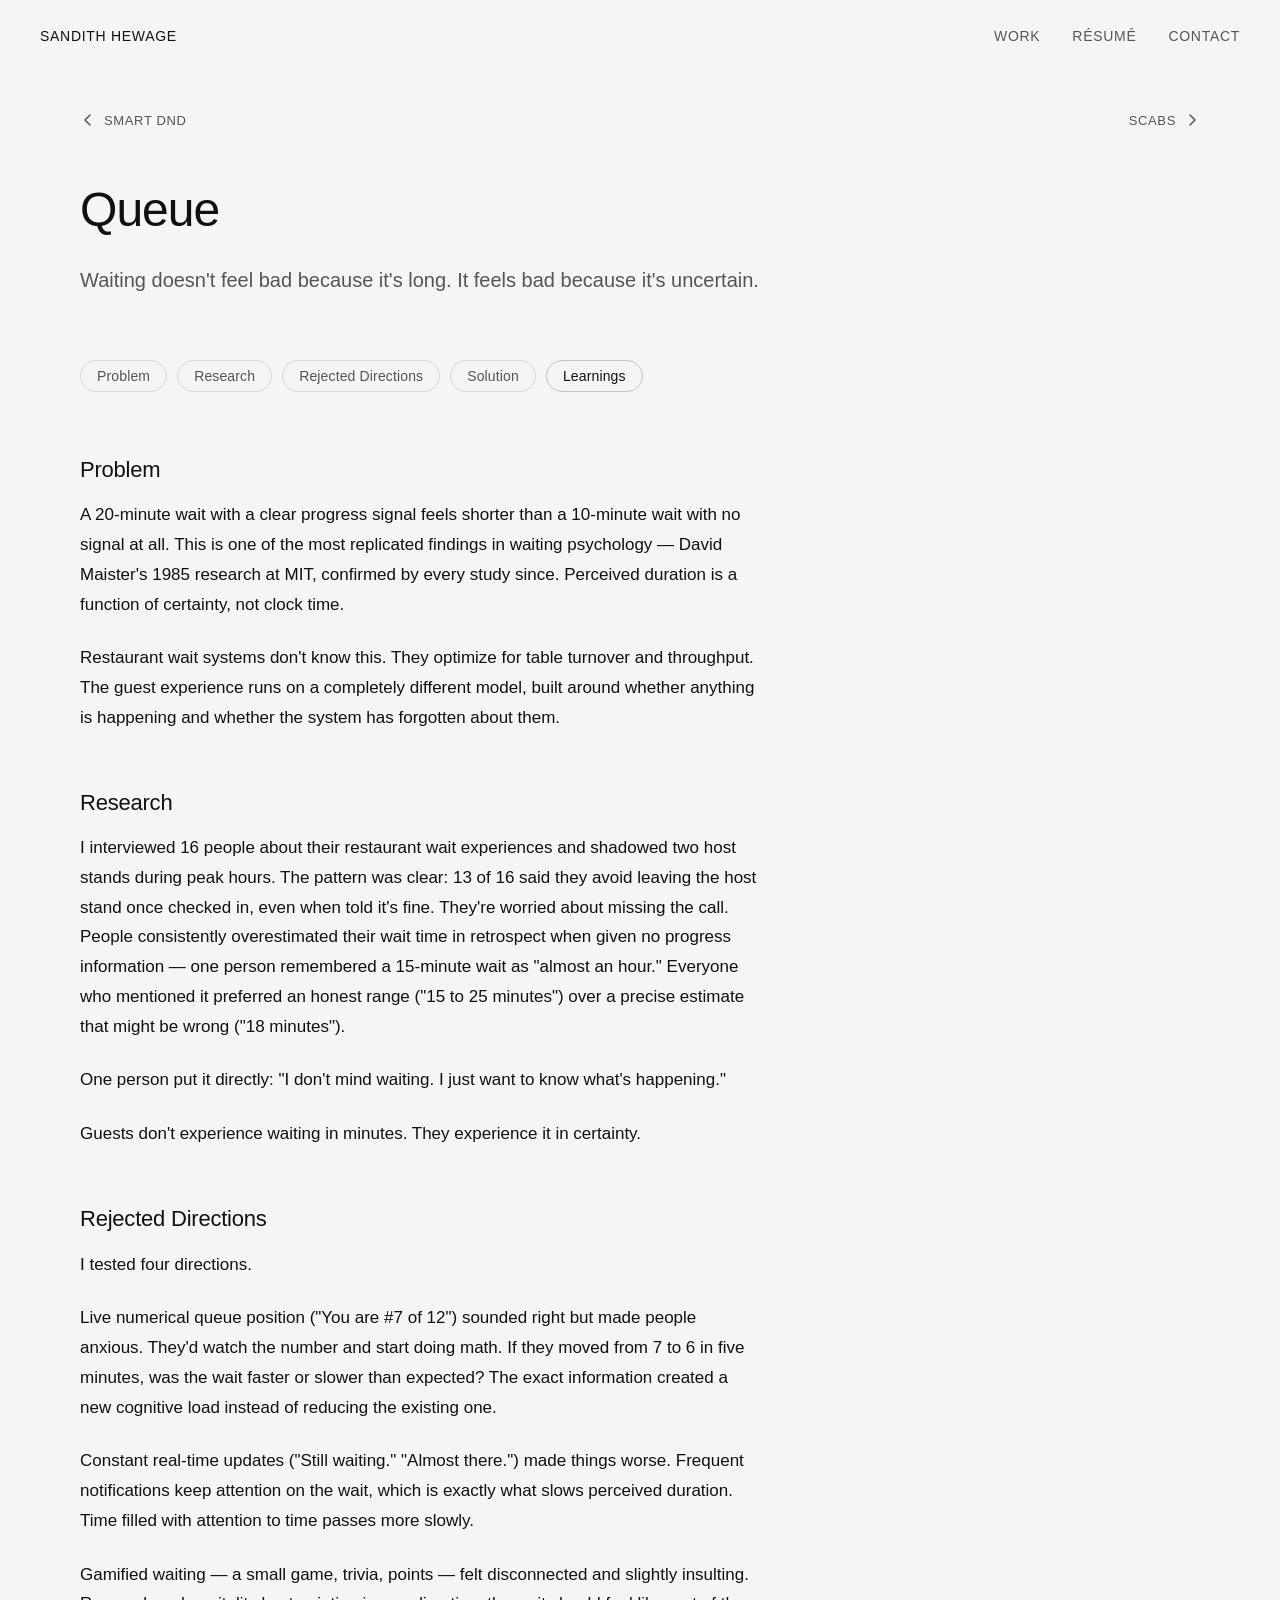
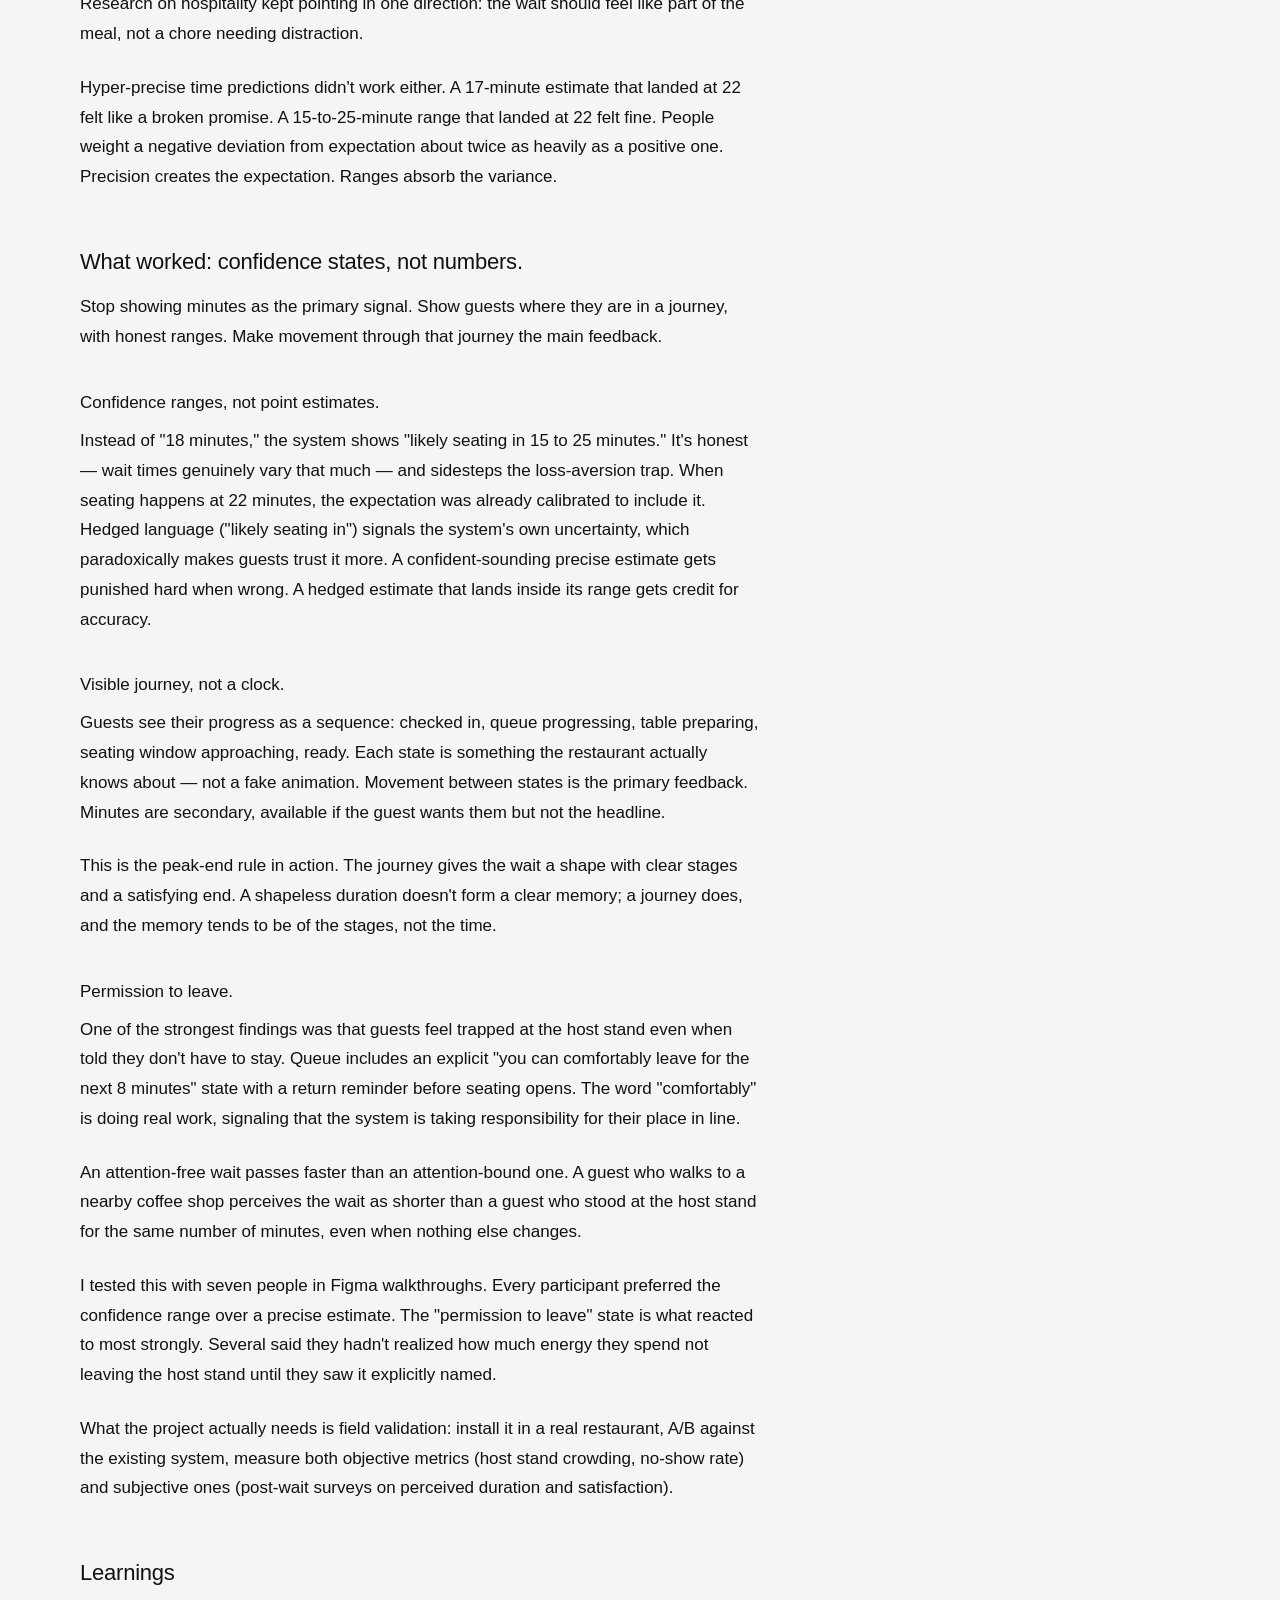
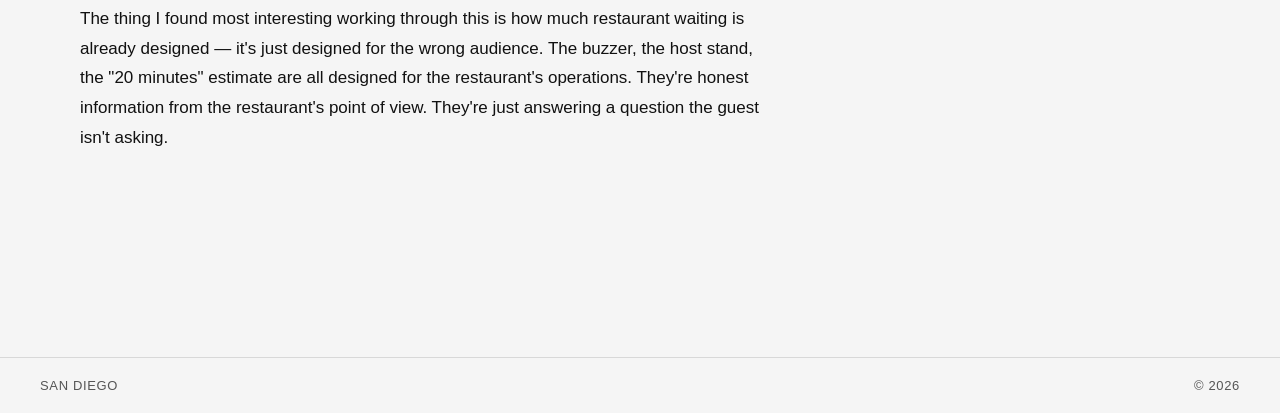
<file: queue.html>
<!DOCTYPE html>
<html lang="en">
<head>
  <meta charset="UTF-8">
  <meta name="viewport" content="width=device-width, initial-scale=1.0">
  <title>Queue — Sandith Hewage</title>
  <meta name="description" content="Waiting doesn't feel bad because it's long — it feels bad because it's uncertain. A UX case study by Sandith Hewage.">
  <link rel="canonical" href="https://sandith.com/queue.html">
  <meta property="og:type" content="article">
  <meta property="og:url" content="https://sandith.com/queue.html">
  <meta property="og:title" content="Queue — Sandith Hewage">
  <meta property="og:description" content="Waiting doesn't feel bad because it's long — it feels bad because it's uncertain. A UX case study by Sandith Hewage.">
  <meta property="og:image" content="https://sandith.com/og.png">
  <link rel="icon" type="image/svg+xml" href="favicon.svg">
  <link rel="stylesheet" href="style.css">
</head>
<body>

  <a class="skip-link" href="#case-body">Skip to content</a>

  <header class="header">
    <a href="index.html" class="wordmark">Sandith Hewage</a>

    <nav class="nav" aria-label="Main navigation">
      <a href="index.html#work" class="nav-link">Work</a>
      <a href="resume.pdf" target="_blank" rel="noopener" class="nav-link">Résumé</a>
      <button class="nav-link contact-trigger" type="button">Contact</button>
    </nav>

    <button class="hamburger" aria-label="Menu" aria-expanded="false">
      <svg class="icon-menu" width="20" height="20" viewBox="0 0 20 20" fill="none" aria-hidden="true">
        <rect x="0" y="3" width="20" height="2" rx="1" fill="currentColor"/>
        <rect x="0" y="9" width="20" height="2" rx="1" fill="currentColor"/>
        <rect x="0" y="15" width="20" height="2" rx="1" fill="currentColor"/>
      </svg>
      <svg class="icon-close" width="20" height="20" viewBox="0 0 20 20" fill="none" aria-hidden="true">
        <line x1="3" y1="3" x2="17" y2="17" stroke="currentColor" stroke-width="2" stroke-linecap="round"/>
        <line x1="17" y1="3" x2="3" y2="17" stroke="currentColor" stroke-width="2" stroke-linecap="round"/>
      </svg>
    </button>
  </header>

  <nav class="mobile-menu" aria-label="Mobile navigation">
    <a href="index.html#work" class="mobile-menu-link">Work</a>
    <a href="resume.pdf" target="_blank" rel="noopener" class="mobile-menu-link">Résumé</a>
    <button class="mobile-menu-link contact-trigger" type="button">Contact</button>
  </nav>

  <div class="contact-modal" id="contact-modal" role="dialog" aria-modal="true" aria-label="Contact">
    <div class="contact-modal-backdrop"></div>
    <div class="contact-modal-panel">

      <div class="contact-modal-links">
        <a href="mailto:sandithxyz@gmail.com" class="contact-modal-link">
          sandithxyz@gmail.com
          <svg width="14" height="14" viewBox="0 0 16 16" fill="none" aria-hidden="true">
            <rect x="1" y="3" width="14" height="10" rx="1.5" stroke="currentColor" stroke-width="1.25"/>
            <path d="M1 6l7 4.5 7-4.5" stroke="currentColor" stroke-width="1.25" stroke-linecap="round" stroke-linejoin="round"/>
          </svg>
        </a>
        <a href="https://linkedin.com/in/sandithhewage" target="_blank" rel="noopener" class="contact-modal-link">
          linkedin.com/in/sandithhewage
          <svg width="14" height="14" viewBox="0 0 24 24" fill="currentColor" aria-hidden="true">
            <path d="M16 8a6 6 0 0 1 6 6v7h-4v-7a2 2 0 0 0-2-2 2 2 0 0 0-2 2v7h-4v-7a6 6 0 0 1 6-6z"/>
            <rect x="2" y="9" width="4" height="12"/>
            <circle cx="4" cy="4" r="2"/>
          </svg>
        </a>
      </div>
    </div>
  </div>

  <main>
    <article class="case-study">
      <div class="container">

        <nav class="case-nav" aria-label="Case study navigation">
          <a href="smart-dnd.html" class="case-nav-link">
            <svg width="16" height="16" viewBox="0 0 16 16" fill="none" aria-hidden="true">
              <path d="M10 3L5 8L10 13" stroke="currentColor" stroke-width="1.5" stroke-linecap="round" stroke-linejoin="round"/>
            </svg>
            Smart DND
          </a>
          <a href="scabs.html" class="case-nav-link">
            Scabs
            <svg width="16" height="16" viewBox="0 0 16 16" fill="none" aria-hidden="true">
              <path d="M6 3L11 8L6 13" stroke="currentColor" stroke-width="1.5" stroke-linecap="round" stroke-linejoin="round"/>
            </svg>
          </a>
        </nav>

        <h1 class="case-title">Queue</h1>
        <p class="case-lede">Waiting doesn't feel bad because it's long. It feels bad because it's uncertain.</p>

        <nav class="case-tabs" aria-label="Case study sections">
          <button class="case-tab" data-section="problem">Problem</button>
          <button class="case-tab" data-section="research">Research</button>
          <button class="case-tab" data-section="rejected-directions">Rejected Directions</button>
          <button class="case-tab" data-section="solution">Solution</button>
          <button class="case-tab" data-section="learnings">Learnings</button>
        </nav>

        <div class="case-body">
          <h2 id="problem">Problem</h2>
          <p>A 20-minute wait with a clear progress signal feels shorter than a 10-minute wait with no signal at all. This is one of the most replicated findings in waiting psychology — David Maister's 1985 research at MIT, confirmed by every study since. Perceived duration is a function of certainty, not clock time.</p>

          <p>Restaurant wait systems don't know this. They optimize for table turnover and throughput. The guest experience runs on a completely different model, built around whether anything is happening and whether the system has forgotten about them.</p>

          <h2 id="research">Research</h2>
          <p>I interviewed 16 people about their restaurant wait experiences and shadowed two host stands during peak hours. The pattern was clear: 13 of 16 said they avoid leaving the host stand once checked in, even when told it's fine. They're worried about missing the call. People consistently overestimated their wait time in retrospect when given no progress information — one person remembered a 15-minute wait as "almost an hour." Everyone who mentioned it preferred an honest range ("15 to 25 minutes") over a precise estimate that might be wrong ("18 minutes").</p>

          <p>One person put it directly: "I don't mind waiting. I just want to know what's happening."</p>

          <p>Guests don't experience waiting in minutes. They experience it in certainty.</p>

          <h2 id="rejected-directions">Rejected Directions</h2>
          <p>I tested four directions.</p>

          <p>Live numerical queue position ("You are #7 of 12") sounded right but made people anxious. They'd watch the number and start doing math. If they moved from 7 to 6 in five minutes, was the wait faster or slower than expected? The exact information created a new cognitive load instead of reducing the existing one.</p>

          <p>Constant real-time updates ("Still waiting." "Almost there.") made things worse. Frequent notifications keep attention on the wait, which is exactly what slows perceived duration. Time filled with attention to time passes more slowly.</p>

          <p>Gamified waiting — a small game, trivia, points — felt disconnected and slightly insulting. Research on hospitality kept pointing in one direction: the wait should feel like part of the meal, not a chore needing distraction.</p>

          <p>Hyper-precise time predictions didn't work either. A 17-minute estimate that landed at 22 felt like a broken promise. A 15-to-25-minute range that landed at 22 felt fine. People weight a negative deviation from expectation about twice as heavily as a positive one. Precision creates the expectation. Ranges absorb the variance.</p>

          <h2 id="solution">What worked: confidence states, not numbers.</h2>
          <p>Stop showing minutes as the primary signal. Show guests where they are in a journey, with honest ranges. Make movement through that journey the main feedback.</p>

          <h3>Confidence ranges, not point estimates.</h3>
          <p>Instead of "18 minutes," the system shows "likely seating in 15 to 25 minutes." It's honest — wait times genuinely vary that much — and sidesteps the loss-aversion trap. When seating happens at 22 minutes, the expectation was already calibrated to include it. Hedged language ("likely seating in") signals the system's own uncertainty, which paradoxically makes guests trust it more. A confident-sounding precise estimate gets punished hard when wrong. A hedged estimate that lands inside its range gets credit for accuracy.</p>

          <h3>Visible journey, not a clock.</h3>
          <p>Guests see their progress as a sequence: checked in, queue progressing, table preparing, seating window approaching, ready. Each state is something the restaurant actually knows about — not a fake animation. Movement between states is the primary feedback. Minutes are secondary, available if the guest wants them but not the headline.</p>

          <p>This is the peak-end rule in action. The journey gives the wait a shape with clear stages and a satisfying end. A shapeless duration doesn't form a clear memory; a journey does, and the memory tends to be of the stages, not the time.</p>

          <h3>Permission to leave.</h3>
          <p>One of the strongest findings was that guests feel trapped at the host stand even when told they don't have to stay. Queue includes an explicit "you can comfortably leave for the next 8 minutes" state with a return reminder before seating opens. The word "comfortably" is doing real work, signaling that the system is taking responsibility for their place in line.</p>

          <p>An attention-free wait passes faster than an attention-bound one. A guest who walks to a nearby coffee shop perceives the wait as shorter than a guest who stood at the host stand for the same number of minutes, even when nothing else changes.</p>

          <p>I tested this with seven people in Figma walkthroughs. Every participant preferred the confidence range over a precise estimate. The "permission to leave" state is what reacted to most strongly. Several said they hadn't realized how much energy they spend not leaving the host stand until they saw it explicitly named.</p>

          <p>What the project actually needs is field validation: install it in a real restaurant, A/B against the existing system, measure both objective metrics (host stand crowding, no-show rate) and subjective ones (post-wait surveys on perceived duration and satisfaction).</p>

          <h2 id="learnings">Learnings</h2>
          <p>The thing I found most interesting working through this is how much restaurant waiting is already designed — it's just designed for the wrong audience. The buzzer, the host stand, the "20 minutes" estimate are all designed for the restaurant's operations. They're honest information from the restaurant's point of view. They're just answering a question the guest isn't asking.</p>
        </div>

      </div>
    </article>
  </main>

  <footer class="case-footer">
    <span>San Diego</span>
    <span>© 2026</span>
  </footer>

  <script>
    // Case Study Tabs
    document.addEventListener('DOMContentLoaded', () => {
      const tabs = document.querySelectorAll('.case-tab');
      if (tabs.length === 0) return;

      tabs[0].classList.add('is-active');

      tabs.forEach(tab => {
        tab.addEventListener('click', () => {
          const sectionId = tab.dataset.section;
          const target = document.getElementById(sectionId);
          if (!target) return;
          tabs.forEach(t => t.classList.remove('is-active'));
          tab.classList.add('is-active');
          target.scrollIntoView({ behavior: 'smooth', block: 'start' });
          window.history.replaceState(null, '', `#${sectionId}`);
        });
      });

      const observer = new IntersectionObserver(entries => {
        entries.forEach(entry => {
          if (entry.isIntersecting) {
            const btn = document.querySelector(`.case-tab[data-section="${entry.target.id}"]`);
            if (btn) {
              tabs.forEach(t => t.classList.remove('is-active'));
              btn.classList.add('is-active');
            }
          }
        });
      }, { rootMargin: '-50% 0px -50% 0px' });

      document.querySelectorAll('.case-body h2[id]').forEach(h => observer.observe(h));
    });

    const hamburger = document.querySelector('.hamburger');
    const mobileMenu = document.querySelector('.mobile-menu');

    hamburger.addEventListener('click', () => {
      const isOpen = hamburger.classList.toggle('is-open');
      mobileMenu.classList.toggle('is-open');
      hamburger.setAttribute('aria-expanded', isOpen);
      hamburger.setAttribute('aria-label', isOpen ? 'Close menu' : 'Menu');
    });

    mobileMenu.querySelectorAll('a').forEach(link => {
      link.addEventListener('click', () => {
        hamburger.classList.remove('is-open');
        mobileMenu.classList.remove('is-open');
        hamburger.setAttribute('aria-expanded', 'false');
        hamburger.setAttribute('aria-label', 'Menu');
      });
    });

    const contactModal = document.getElementById('contact-modal');

    function openContact() {
      hamburger.classList.remove('is-open');
      mobileMenu.classList.remove('is-open');
      hamburger.setAttribute('aria-expanded', 'false');
      hamburger.setAttribute('aria-label', 'Menu');

      const panel = contactModal.querySelector('.contact-modal-panel');
      if (window.innerWidth >= 768) {
        const trigger = document.querySelector('.nav .contact-trigger');
        const rect = trigger.getBoundingClientRect();
        panel.style.cssText = `position:fixed;top:${rect.bottom + 14}px;right:${window.innerWidth - rect.right}px;left:auto;margin:0;`;
      } else {
        const rect = hamburger.getBoundingClientRect();
        panel.style.cssText = `position:fixed;top:${rect.bottom + 14}px;right:${window.innerWidth - rect.right}px;left:auto;margin:0;`;
      }
      contactModal.classList.add('is-dropdown');
      setTimeout(() => document.addEventListener('click', closeOnOutsideClick), 0);

      contactModal.classList.add('is-open');
    }

    function closeOnOutsideClick(e) {
      if (!contactModal.querySelector('.contact-modal-panel').contains(e.target)) {
        closeContact();
      }
    }

    function closeContact() {
      contactModal.classList.remove('is-open', 'is-dropdown');
      contactModal.querySelector('.contact-modal-panel').style.cssText = '';
      document.removeEventListener('click', closeOnOutsideClick);
    }

    document.querySelectorAll('.contact-trigger').forEach(el => el.addEventListener('click', openContact));
    contactModal.querySelector('.contact-modal-backdrop').addEventListener('click', closeContact);
    document.addEventListener('keydown', e => { if (e.key === 'Escape') closeContact(); });
  </script>
</body>
</html>
</file>
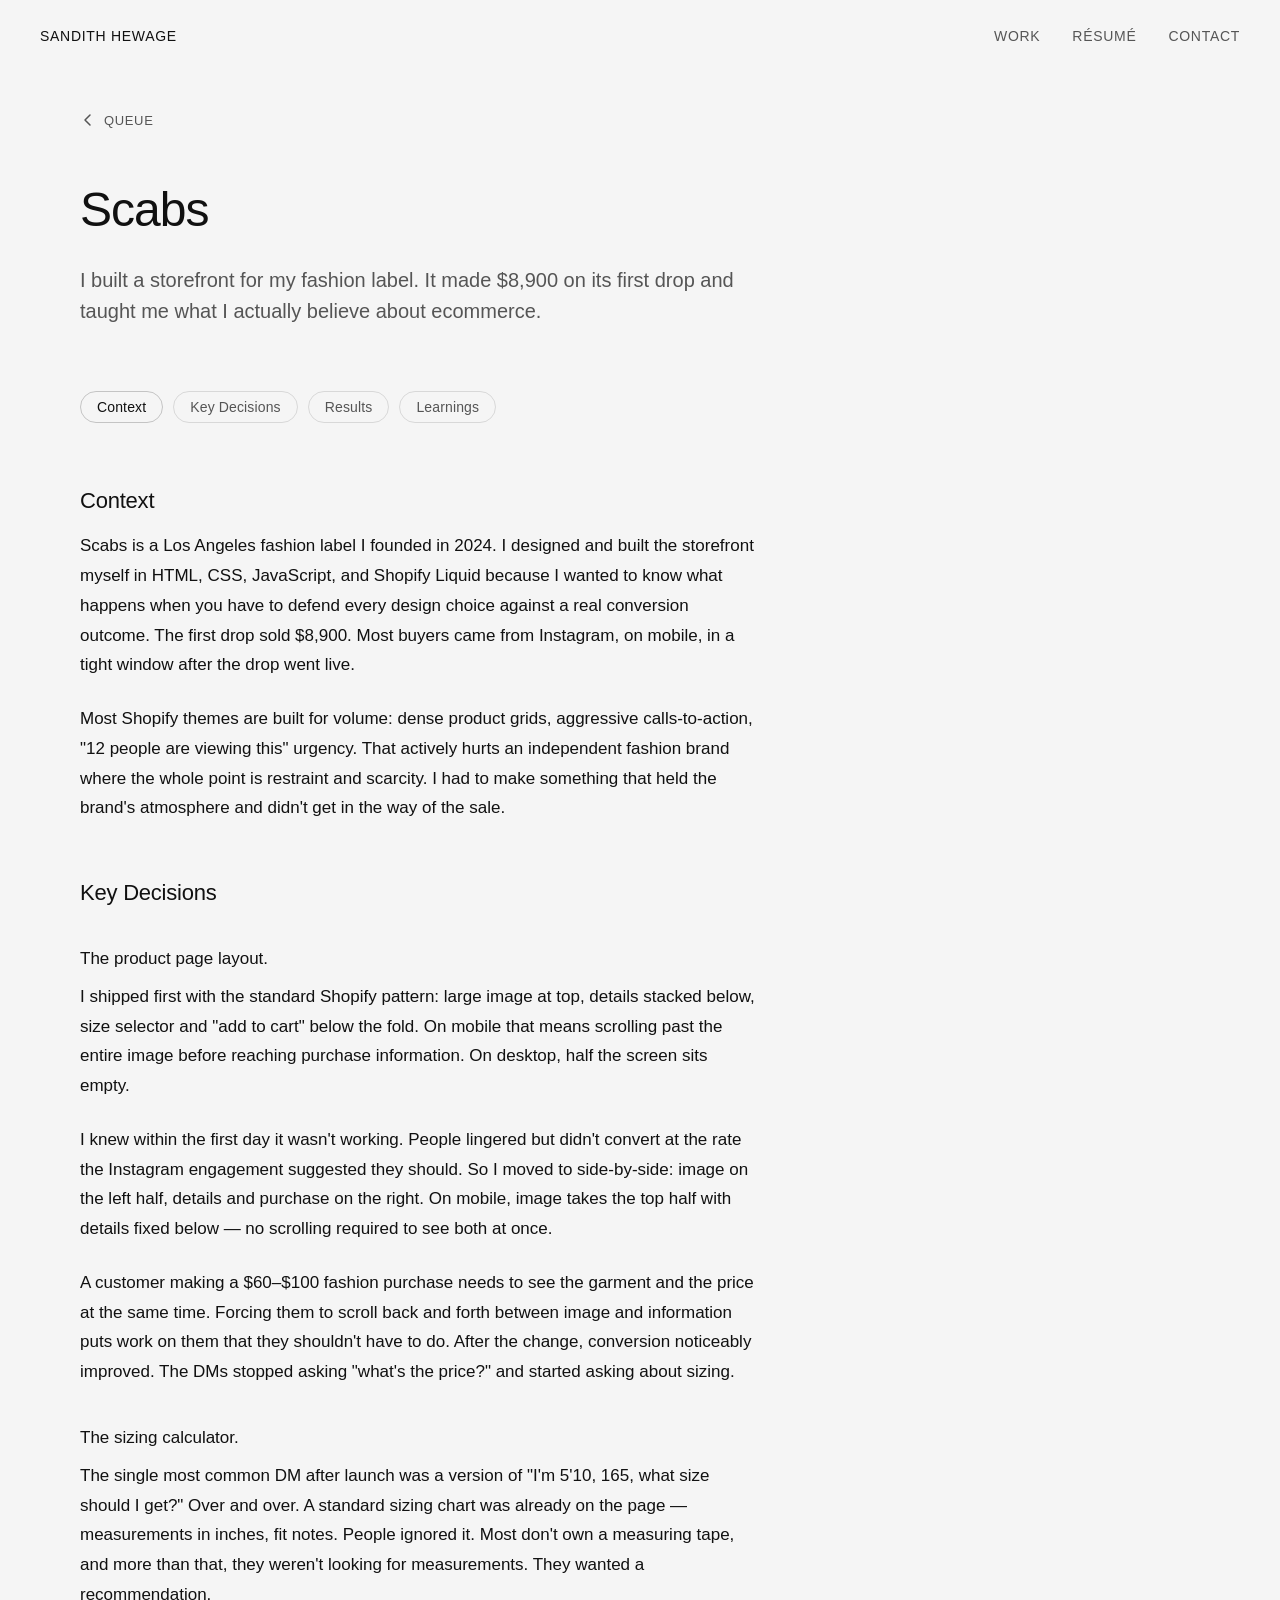
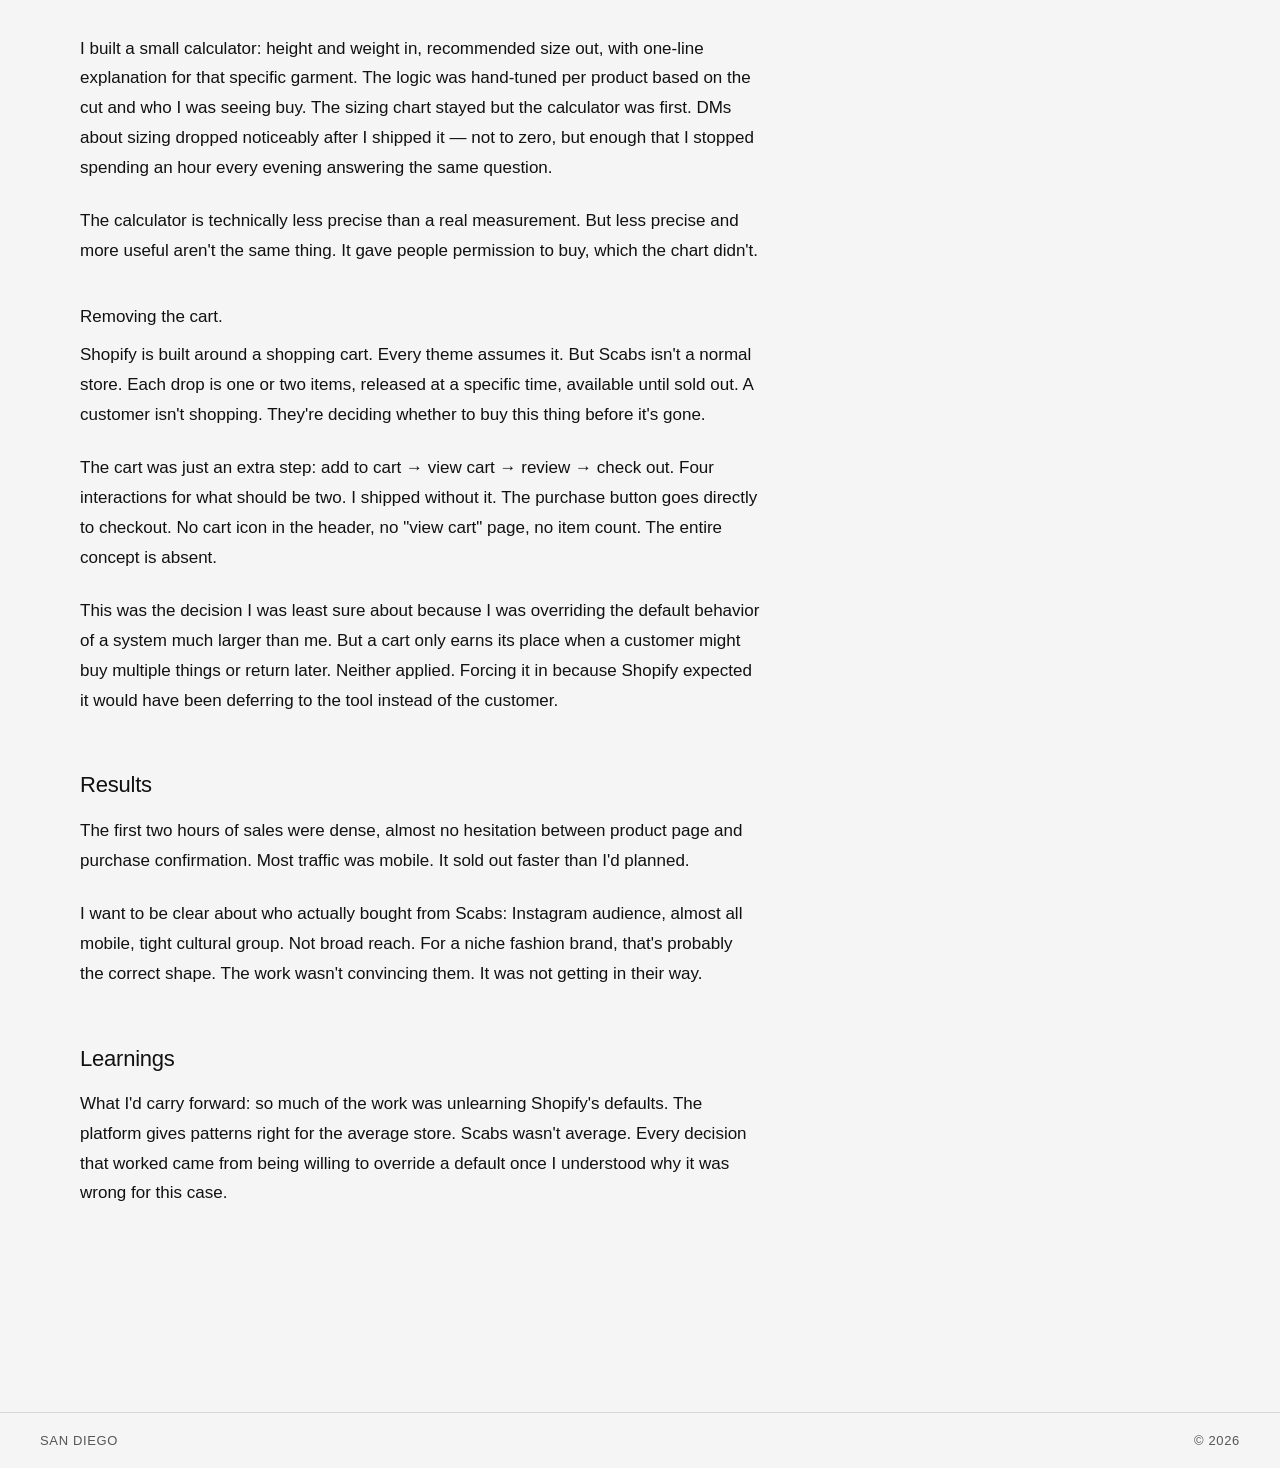
<file: scabs.html>
<!DOCTYPE html>
<html lang="en">
<head>
  <meta charset="UTF-8">
  <meta name="viewport" content="width=device-width, initial-scale=1.0">
  <title>Scabs — Sandith Hewage</title>
  <meta name="description" content="Building a real storefront and what $8,900 in sales taught me about checkout — a UX case study by Sandith Hewage.">
  <link rel="canonical" href="https://sandith.com/scabs.html">
  <meta property="og:type" content="article">
  <meta property="og:url" content="https://sandith.com/scabs.html">
  <meta property="og:title" content="Scabs — Sandith Hewage">
  <meta property="og:description" content="Building a real storefront and what $8,900 in sales taught me about checkout — a UX case study by Sandith Hewage.">
  <meta property="og:image" content="https://sandith.com/og.png">
  <link rel="icon" type="image/svg+xml" href="favicon.svg">
  <link rel="stylesheet" href="style.css">
</head>
<body>

  <a class="skip-link" href="#case-body">Skip to content</a>

  <header class="header">
    <a href="index.html" class="wordmark">Sandith Hewage</a>

    <nav class="nav" aria-label="Main navigation">
      <a href="index.html#work" class="nav-link">Work</a>
      <a href="resume.pdf" target="_blank" rel="noopener" class="nav-link">Résumé</a>
      <button class="nav-link contact-trigger" type="button">Contact</button>
    </nav>

    <button class="hamburger" aria-label="Menu" aria-expanded="false">
      <svg class="icon-menu" width="20" height="20" viewBox="0 0 20 20" fill="none" aria-hidden="true">
        <rect x="0" y="3" width="20" height="2" rx="1" fill="currentColor"/>
        <rect x="0" y="9" width="20" height="2" rx="1" fill="currentColor"/>
        <rect x="0" y="15" width="20" height="2" rx="1" fill="currentColor"/>
      </svg>
      <svg class="icon-close" width="20" height="20" viewBox="0 0 20 20" fill="none" aria-hidden="true">
        <line x1="3" y1="3" x2="17" y2="17" stroke="currentColor" stroke-width="2" stroke-linecap="round"/>
        <line x1="17" y1="3" x2="3" y2="17" stroke="currentColor" stroke-width="2" stroke-linecap="round"/>
      </svg>
    </button>
  </header>

  <nav class="mobile-menu" aria-label="Mobile navigation">
    <a href="index.html#work" class="mobile-menu-link">Work</a>
    <a href="resume.pdf" target="_blank" rel="noopener" class="mobile-menu-link">Résumé</a>
    <button class="mobile-menu-link contact-trigger" type="button">Contact</button>
  </nav>

  <div class="contact-modal" id="contact-modal" role="dialog" aria-modal="true" aria-label="Contact">
    <div class="contact-modal-backdrop"></div>
    <div class="contact-modal-panel">

      <div class="contact-modal-links">
        <a href="mailto:sandithxyz@gmail.com" class="contact-modal-link">
          sandithxyz@gmail.com
          <svg width="14" height="14" viewBox="0 0 16 16" fill="none" aria-hidden="true">
            <rect x="1" y="3" width="14" height="10" rx="1.5" stroke="currentColor" stroke-width="1.25"/>
            <path d="M1 6l7 4.5 7-4.5" stroke="currentColor" stroke-width="1.25" stroke-linecap="round" stroke-linejoin="round"/>
          </svg>
        </a>
        <a href="https://linkedin.com/in/sandithhewage" target="_blank" rel="noopener" class="contact-modal-link">
          linkedin.com/in/sandithhewage
          <svg width="14" height="14" viewBox="0 0 24 24" fill="currentColor" aria-hidden="true">
            <path d="M16 8a6 6 0 0 1 6 6v7h-4v-7a2 2 0 0 0-2-2 2 2 0 0 0-2 2v7h-4v-7a6 6 0 0 1 6-6z"/>
            <rect x="2" y="9" width="4" height="12"/>
            <circle cx="4" cy="4" r="2"/>
          </svg>
        </a>
      </div>
    </div>
  </div>

  <main>
    <article class="case-study">
      <div class="container">

        <nav class="case-nav" aria-label="Case study navigation">
          <a href="queue.html" class="case-nav-link">
            <svg width="16" height="16" viewBox="0 0 16 16" fill="none" aria-hidden="true">
              <path d="M10 3L5 8L10 13" stroke="currentColor" stroke-width="1.5" stroke-linecap="round" stroke-linejoin="round"/>
            </svg>
            Queue
          </a>
          <span></span>
        </nav>

        <h1 class="case-title">Scabs</h1>
        <p class="case-lede">I built a storefront for my fashion label. It made $8,900 on its first drop and taught me what I actually believe about ecommerce.</p>

        <nav class="case-tabs" aria-label="Case study sections">
          <button class="case-tab" data-section="context">Context</button>
          <button class="case-tab" data-section="decisions">Key Decisions</button>
          <button class="case-tab" data-section="results">Results</button>
          <button class="case-tab" data-section="learnings">Learnings</button>
        </nav>

        <div class="case-body">
          <h2 id="context">Context</h2>
          <p>Scabs is a Los Angeles fashion label I founded in 2024. I designed and built the storefront myself in HTML, CSS, JavaScript, and Shopify Liquid because I wanted to know what happens when you have to defend every design choice against a real conversion outcome. The first drop sold $8,900. Most buyers came from Instagram, on mobile, in a tight window after the drop went live.</p>

          <p>Most Shopify themes are built for volume: dense product grids, aggressive calls-to-action, "12 people are viewing this" urgency. That actively hurts an independent fashion brand where the whole point is restraint and scarcity. I had to make something that held the brand's atmosphere and didn't get in the way of the sale.</p>

          <h2 id="decisions">Key Decisions</h2>

          <h3>The product page layout.</h3>
          <p>I shipped first with the standard Shopify pattern: large image at top, details stacked below, size selector and "add to cart" below the fold. On mobile that means scrolling past the entire image before reaching purchase information. On desktop, half the screen sits empty.</p>

          <p>I knew within the first day it wasn't working. People lingered but didn't convert at the rate the Instagram engagement suggested they should. So I moved to side-by-side: image on the left half, details and purchase on the right. On mobile, image takes the top half with details fixed below — no scrolling required to see both at once.</p>

          <p>A customer making a $60–$100 fashion purchase needs to see the garment and the price at the same time. Forcing them to scroll back and forth between image and information puts work on them that they shouldn't have to do. After the change, conversion noticeably improved. The DMs stopped asking "what's the price?" and started asking about sizing.</p>

          <h3>The sizing calculator.</h3>
          <p>The single most common DM after launch was a version of "I'm 5'10, 165, what size should I get?" Over and over. A standard sizing chart was already on the page — measurements in inches, fit notes. People ignored it. Most don't own a measuring tape, and more than that, they weren't looking for measurements. They wanted a recommendation.</p>

          <p>I built a small calculator: height and weight in, recommended size out, with one-line explanation for that specific garment. The logic was hand-tuned per product based on the cut and who I was seeing buy. The sizing chart stayed but the calculator was first. DMs about sizing dropped noticeably after I shipped it — not to zero, but enough that I stopped spending an hour every evening answering the same question.</p>

          <p>The calculator is technically less precise than a real measurement. But less precise and more useful aren't the same thing. It gave people permission to buy, which the chart didn't.</p>

          <h3>Removing the cart.</h3>
          <p>Shopify is built around a shopping cart. Every theme assumes it. But Scabs isn't a normal store. Each drop is one or two items, released at a specific time, available until sold out. A customer isn't shopping. They're deciding whether to buy this thing before it's gone.</p>

          <p>The cart was just an extra step: add to cart → view cart → review → check out. Four interactions for what should be two. I shipped without it. The purchase button goes directly to checkout. No cart icon in the header, no "view cart" page, no item count. The entire concept is absent.</p>

          <p>This was the decision I was least sure about because I was overriding the default behavior of a system much larger than me. But a cart only earns its place when a customer might buy multiple things or return later. Neither applied. Forcing it in because Shopify expected it would have been deferring to the tool instead of the customer.</p>

          <h2 id="results">Results</h2>
          <p>The first two hours of sales were dense, almost no hesitation between product page and purchase confirmation. Most traffic was mobile. It sold out faster than I'd planned.</p>

          <p>I want to be clear about who actually bought from Scabs: Instagram audience, almost all mobile, tight cultural group. Not broad reach. For a niche fashion brand, that's probably the correct shape. The work wasn't convincing them. It was not getting in their way.</p>

          <h2 id="learnings">Learnings</h2>
          <p>What I'd carry forward: so much of the work was unlearning Shopify's defaults. The platform gives patterns right for the average store. Scabs wasn't average. Every decision that worked came from being willing to override a default once I understood why it was wrong for this case.</p>
        </div>

      </div>
    </article>
  </main>

  <footer class="case-footer">
    <span>San Diego</span>
    <span>© 2026</span>
  </footer>

  <script>
    // Case Study Tabs
    document.addEventListener('DOMContentLoaded', () => {
      const tabs = document.querySelectorAll('.case-tab');
      if (tabs.length === 0) return;

      tabs[0].classList.add('is-active');

      tabs.forEach(tab => {
        tab.addEventListener('click', () => {
          const sectionId = tab.dataset.section;
          const target = document.getElementById(sectionId);
          if (!target) return;
          tabs.forEach(t => t.classList.remove('is-active'));
          tab.classList.add('is-active');
          target.scrollIntoView({ behavior: 'smooth', block: 'start' });
          window.history.replaceState(null, '', `#${sectionId}`);
        });
      });

      const observer = new IntersectionObserver(entries => {
        entries.forEach(entry => {
          if (entry.isIntersecting) {
            const btn = document.querySelector(`.case-tab[data-section="${entry.target.id}"]`);
            if (btn) {
              tabs.forEach(t => t.classList.remove('is-active'));
              btn.classList.add('is-active');
            }
          }
        });
      }, { rootMargin: '-50% 0px -50% 0px' });

      document.querySelectorAll('.case-body h2[id]').forEach(h => observer.observe(h));
    });

    const hamburger = document.querySelector('.hamburger');
    const mobileMenu = document.querySelector('.mobile-menu');

    hamburger.addEventListener('click', () => {
      const isOpen = hamburger.classList.toggle('is-open');
      mobileMenu.classList.toggle('is-open');
      hamburger.setAttribute('aria-expanded', isOpen);
      hamburger.setAttribute('aria-label', isOpen ? 'Close menu' : 'Menu');
    });

    mobileMenu.querySelectorAll('a').forEach(link => {
      link.addEventListener('click', () => {
        hamburger.classList.remove('is-open');
        mobileMenu.classList.remove('is-open');
        hamburger.setAttribute('aria-expanded', 'false');
        hamburger.setAttribute('aria-label', 'Menu');
      });
    });

    const contactModal = document.getElementById('contact-modal');

    function openContact() {
      hamburger.classList.remove('is-open');
      mobileMenu.classList.remove('is-open');
      hamburger.setAttribute('aria-expanded', 'false');
      hamburger.setAttribute('aria-label', 'Menu');

      const panel = contactModal.querySelector('.contact-modal-panel');
      if (window.innerWidth >= 768) {
        const trigger = document.querySelector('.nav .contact-trigger');
        const rect = trigger.getBoundingClientRect();
        panel.style.cssText = `position:fixed;top:${rect.bottom + 14}px;right:${window.innerWidth - rect.right}px;left:auto;margin:0;`;
      } else {
        const rect = hamburger.getBoundingClientRect();
        panel.style.cssText = `position:fixed;top:${rect.bottom + 14}px;right:${window.innerWidth - rect.right}px;left:auto;margin:0;`;
      }
      contactModal.classList.add('is-dropdown');
      setTimeout(() => document.addEventListener('click', closeOnOutsideClick), 0);

      contactModal.classList.add('is-open');
    }

    function closeOnOutsideClick(e) {
      if (!contactModal.querySelector('.contact-modal-panel').contains(e.target)) {
        closeContact();
      }
    }

    function closeContact() {
      contactModal.classList.remove('is-open', 'is-dropdown');
      contactModal.querySelector('.contact-modal-panel').style.cssText = '';
      document.removeEventListener('click', closeOnOutsideClick);
    }

    document.querySelectorAll('.contact-trigger').forEach(el => el.addEventListener('click', openContact));
    contactModal.querySelector('.contact-modal-backdrop').addEventListener('click', closeContact);
    document.addEventListener('keydown', e => { if (e.key === 'Escape') closeContact(); });
  </script>
</body>
</html>
</file>
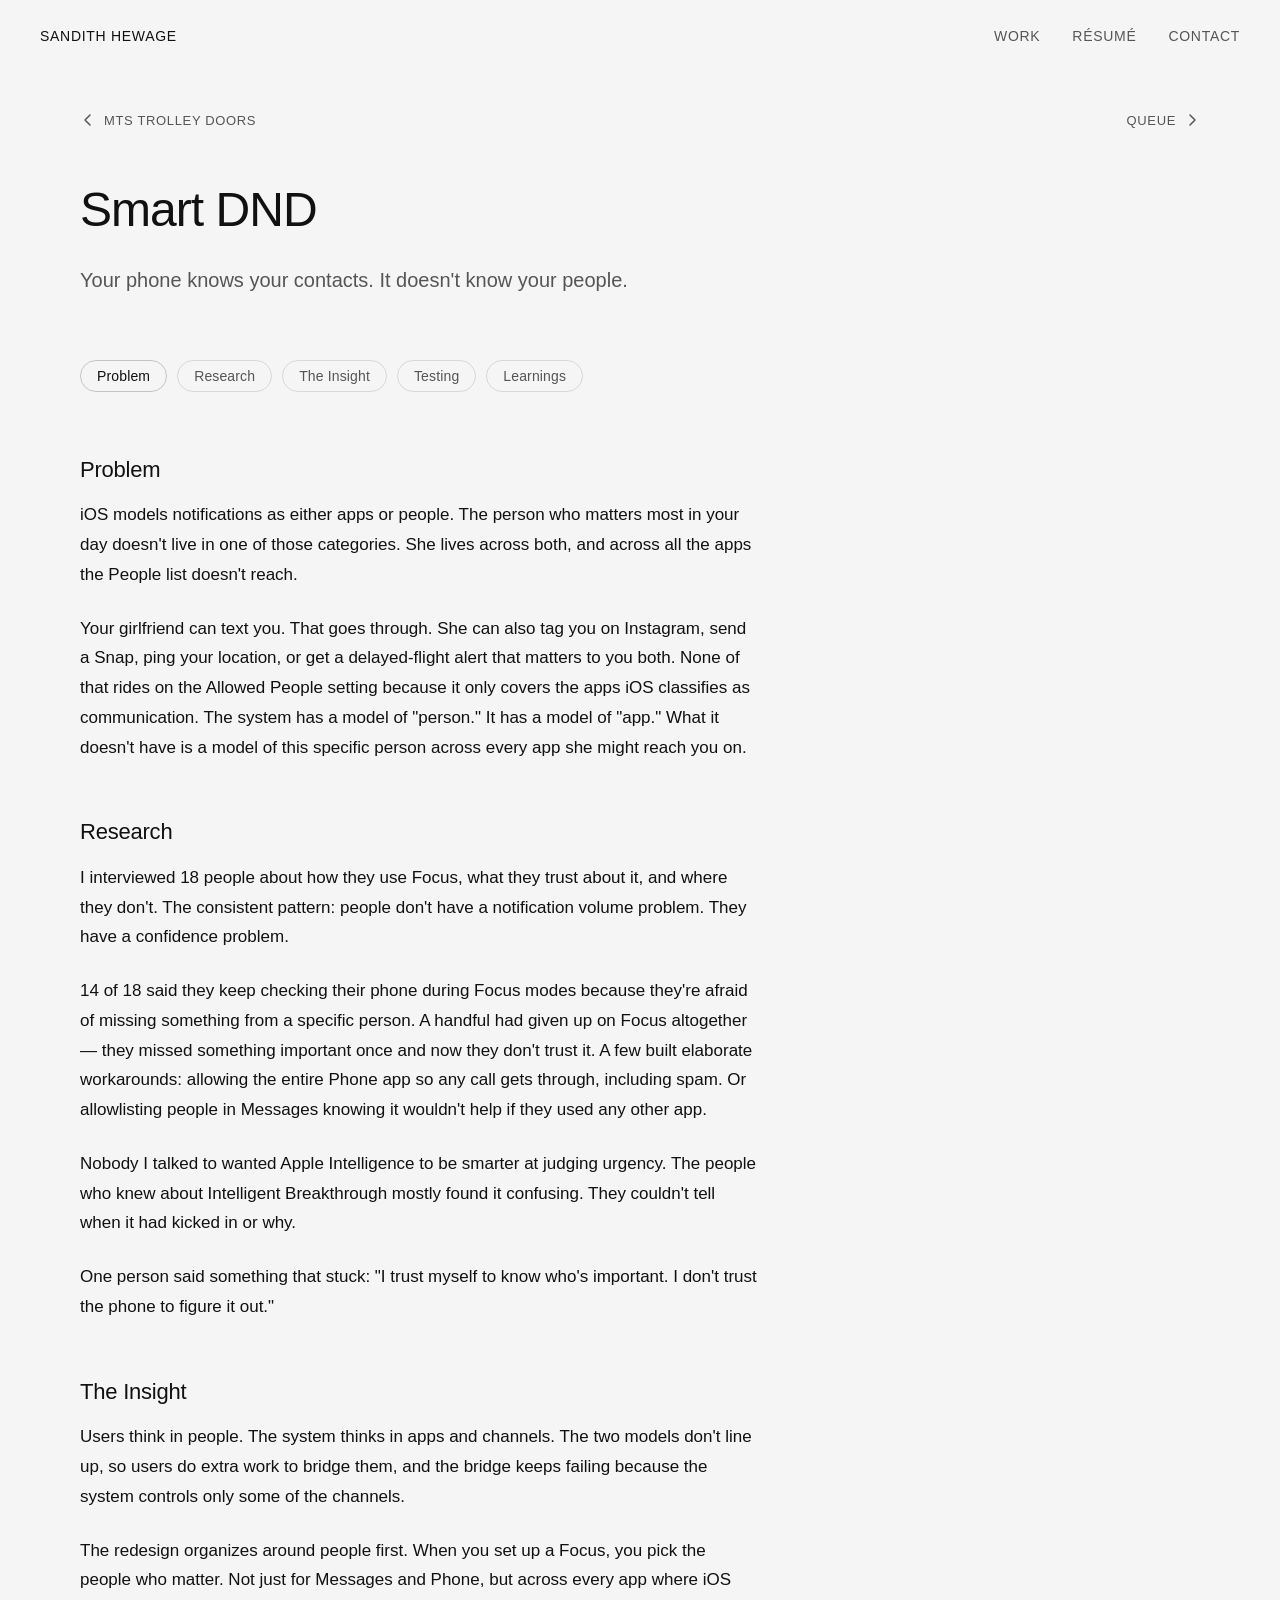
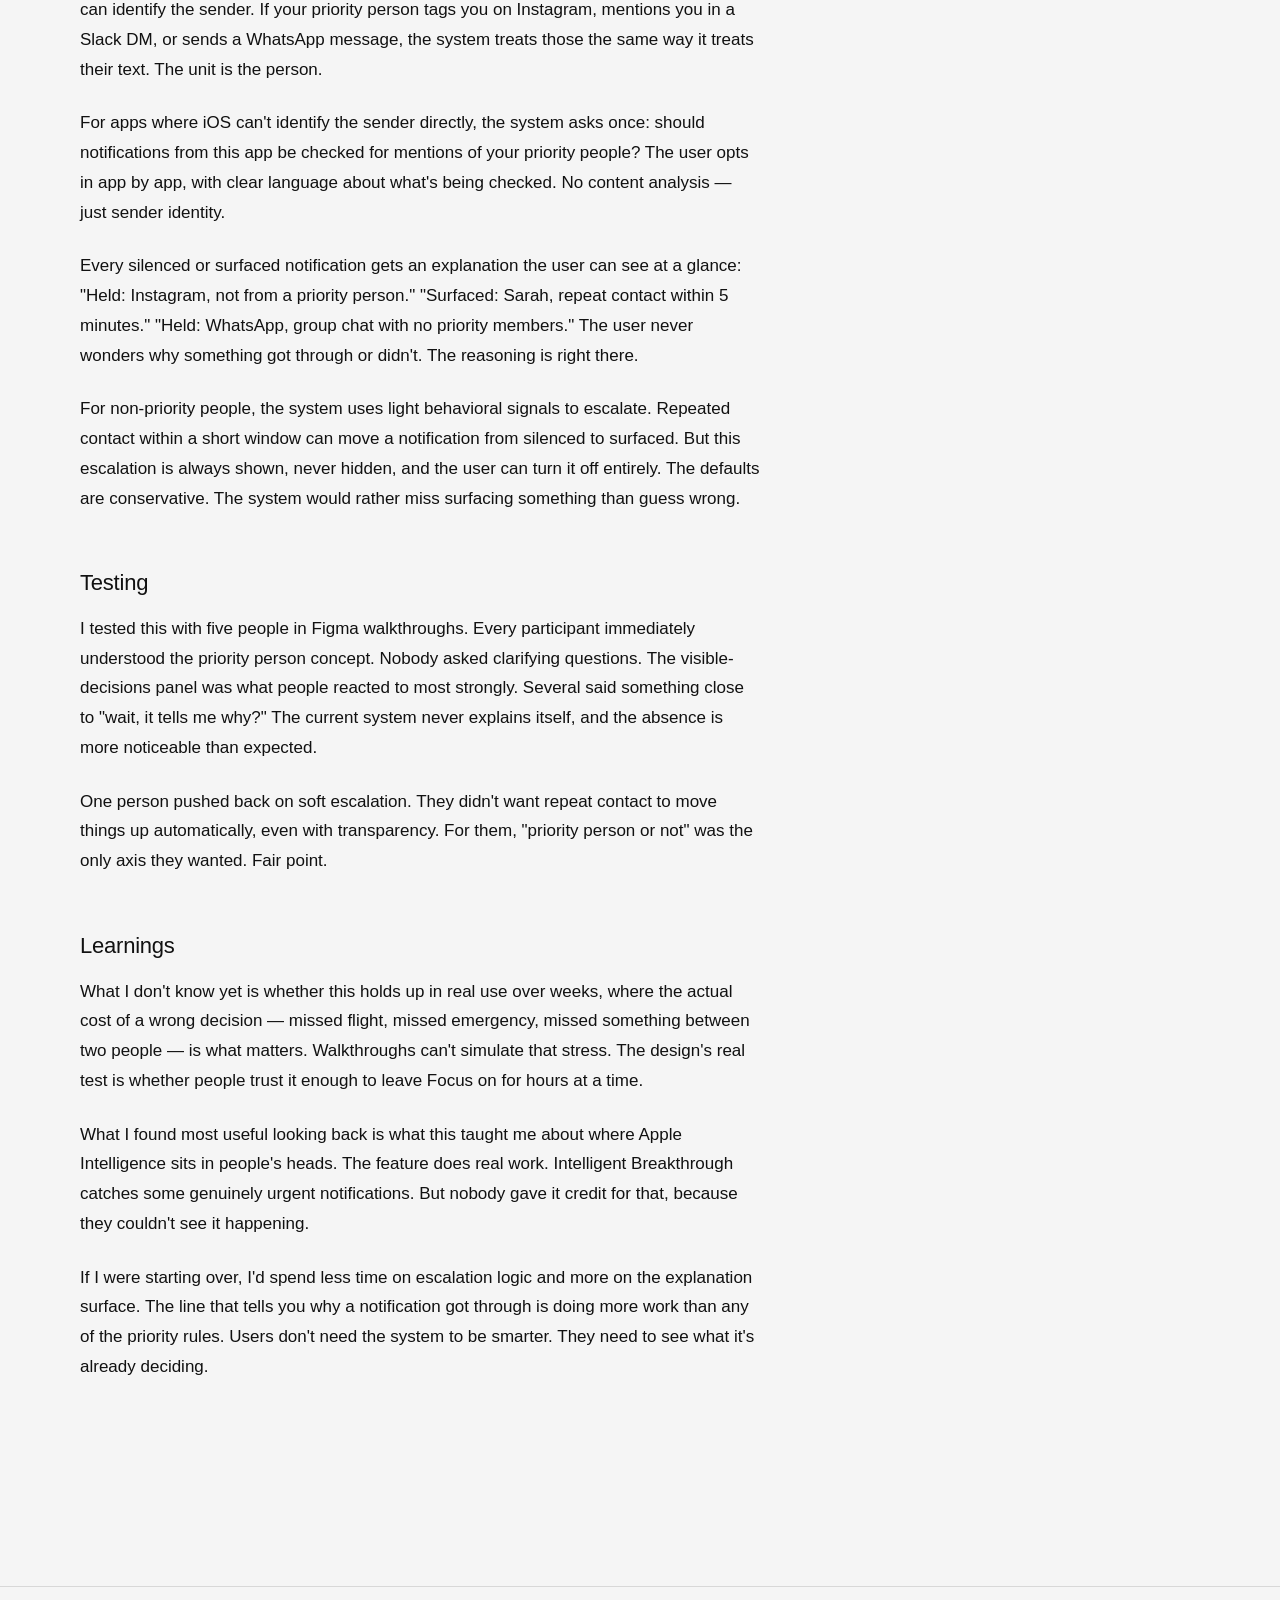
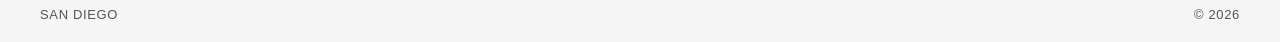
<file: smart-dnd.html>
<!DOCTYPE html>
<html lang="en">
<head>
  <meta charset="UTF-8">
  <meta name="viewport" content="width=device-width, initial-scale=1.0">
  <title>Smart DND — Sandith Hewage</title>
  <meta name="description" content="Your phone knows your contacts. It doesn't know your people. A UX case study by Sandith Hewage.">
  <link rel="canonical" href="https://sandith.com/smart-dnd.html">
  <meta property="og:type" content="article">
  <meta property="og:url" content="https://sandith.com/smart-dnd.html">
  <meta property="og:title" content="Smart DND — Sandith Hewage">
  <meta property="og:description" content="Your phone knows your contacts. It doesn't know your people. A UX case study by Sandith Hewage.">
  <meta property="og:image" content="https://sandith.com/og.png">
  <link rel="icon" type="image/svg+xml" href="favicon.svg">
  <link rel="stylesheet" href="style.css">
</head>
<body>

  <a class="skip-link" href="#case-body">Skip to content</a>

  <header class="header">
    <a href="index.html" class="wordmark">Sandith Hewage</a>

    <nav class="nav" aria-label="Main navigation">
      <a href="index.html#work" class="nav-link">Work</a>
      <a href="resume.pdf" target="_blank" rel="noopener" class="nav-link">Résumé</a>
      <button class="nav-link contact-trigger" type="button">Contact</button>
    </nav>

    <button class="hamburger" aria-label="Menu" aria-expanded="false">
      <svg class="icon-menu" width="20" height="20" viewBox="0 0 20 20" fill="none" aria-hidden="true">
        <rect x="0" y="3" width="20" height="2" rx="1" fill="currentColor"/>
        <rect x="0" y="9" width="20" height="2" rx="1" fill="currentColor"/>
        <rect x="0" y="15" width="20" height="2" rx="1" fill="currentColor"/>
      </svg>
      <svg class="icon-close" width="20" height="20" viewBox="0 0 20 20" fill="none" aria-hidden="true">
        <line x1="3" y1="3" x2="17" y2="17" stroke="currentColor" stroke-width="2" stroke-linecap="round"/>
        <line x1="17" y1="3" x2="3" y2="17" stroke="currentColor" stroke-width="2" stroke-linecap="round"/>
      </svg>
    </button>
  </header>

  <nav class="mobile-menu" aria-label="Mobile navigation">
    <a href="index.html#work" class="mobile-menu-link">Work</a>
    <a href="resume.pdf" target="_blank" rel="noopener" class="mobile-menu-link">Résumé</a>
    <button class="mobile-menu-link contact-trigger" type="button">Contact</button>
  </nav>

  <div class="contact-modal" id="contact-modal" role="dialog" aria-modal="true" aria-label="Contact">
    <div class="contact-modal-backdrop"></div>
    <div class="contact-modal-panel">

      <div class="contact-modal-links">
        <a href="mailto:sandithxyz@gmail.com" class="contact-modal-link">
          sandithxyz@gmail.com
          <svg width="14" height="14" viewBox="0 0 16 16" fill="none" aria-hidden="true">
            <rect x="1" y="3" width="14" height="10" rx="1.5" stroke="currentColor" stroke-width="1.25"/>
            <path d="M1 6l7 4.5 7-4.5" stroke="currentColor" stroke-width="1.25" stroke-linecap="round" stroke-linejoin="round"/>
          </svg>
        </a>
        <a href="https://linkedin.com/in/sandithhewage" target="_blank" rel="noopener" class="contact-modal-link">
          linkedin.com/in/sandithhewage
          <svg width="14" height="14" viewBox="0 0 24 24" fill="currentColor" aria-hidden="true">
            <path d="M16 8a6 6 0 0 1 6 6v7h-4v-7a2 2 0 0 0-2-2 2 2 0 0 0-2 2v7h-4v-7a6 6 0 0 1 6-6z"/>
            <rect x="2" y="9" width="4" height="12"/>
            <circle cx="4" cy="4" r="2"/>
          </svg>
        </a>
      </div>
    </div>
  </div>

  <main>
    <article class="case-study">
      <div class="container">

        <nav class="case-nav" aria-label="Case study navigation">
          <a href="mts.html" class="case-nav-link">
            <svg width="16" height="16" viewBox="0 0 16 16" fill="none" aria-hidden="true">
              <path d="M10 3L5 8L10 13" stroke="currentColor" stroke-width="1.5" stroke-linecap="round" stroke-linejoin="round"/>
            </svg>
            MTS Trolley Doors
          </a>
          <a href="queue.html" class="case-nav-link">
            Queue
            <svg width="16" height="16" viewBox="0 0 16 16" fill="none" aria-hidden="true">
              <path d="M6 3L11 8L6 13" stroke="currentColor" stroke-width="1.5" stroke-linecap="round" stroke-linejoin="round"/>
            </svg>
          </a>
        </nav>

        <h1 class="case-title">Smart DND</h1>
        <p class="case-lede">Your phone knows your contacts. It doesn't know your people.</p>

        <nav class="case-tabs" aria-label="Case study sections">
          <button class="case-tab" data-section="problem">Problem</button>
          <button class="case-tab" data-section="research">Research</button>
          <button class="case-tab" data-section="insight">The Insight</button>
          <button class="case-tab" data-section="testing">Testing</button>
          <button class="case-tab" data-section="learnings">Learnings</button>
        </nav>

        <div class="case-body">
          <h2 id="problem">Problem</h2>
          <p>iOS models notifications as either apps or people. The person who matters most in your day doesn't live in one of those categories. She lives across both, and across all the apps the People list doesn't reach.</p>

          <p>Your girlfriend can text you. That goes through. She can also tag you on Instagram, send a Snap, ping your location, or get a delayed-flight alert that matters to you both. None of that rides on the Allowed People setting because it only covers the apps iOS classifies as communication. The system has a model of "person." It has a model of "app." What it doesn't have is a model of this specific person across every app she might reach you on.</p>

          <h2 id="research">Research</h2>
          <p>I interviewed 18 people about how they use Focus, what they trust about it, and where they don't. The consistent pattern: people don't have a notification volume problem. They have a confidence problem.</p>

          <p>14 of 18 said they keep checking their phone during Focus modes because they're afraid of missing something from a specific person. A handful had given up on Focus altogether — they missed something important once and now they don't trust it. A few built elaborate workarounds: allowing the entire Phone app so any call gets through, including spam. Or allowlisting people in Messages knowing it wouldn't help if they used any other app.</p>

          <p>Nobody I talked to wanted Apple Intelligence to be smarter at judging urgency. The people who knew about Intelligent Breakthrough mostly found it confusing. They couldn't tell when it had kicked in or why.</p>

          <p>One person said something that stuck: "I trust myself to know who's important. I don't trust the phone to figure it out."</p>

          <h2 id="insight">The Insight</h2>
          <p>Users think in people. The system thinks in apps and channels. The two models don't line up, so users do extra work to bridge them, and the bridge keeps failing because the system controls only some of the channels.</p>

          <p>The redesign organizes around people first. When you set up a Focus, you pick the people who matter. Not just for Messages and Phone, but across every app where iOS can identify the sender. If your priority person tags you on Instagram, mentions you in a Slack DM, or sends a WhatsApp message, the system treats those the same way it treats their text. The unit is the person.</p>

          <p>For apps where iOS can't identify the sender directly, the system asks once: should notifications from this app be checked for mentions of your priority people? The user opts in app by app, with clear language about what's being checked. No content analysis — just sender identity.</p>

          <p>Every silenced or surfaced notification gets an explanation the user can see at a glance: "Held: Instagram, not from a priority person." "Surfaced: Sarah, repeat contact within 5 minutes." "Held: WhatsApp, group chat with no priority members." The user never wonders why something got through or didn't. The reasoning is right there.</p>

          <p>For non-priority people, the system uses light behavioral signals to escalate. Repeated contact within a short window can move a notification from silenced to surfaced. But this escalation is always shown, never hidden, and the user can turn it off entirely. The defaults are conservative. The system would rather miss surfacing something than guess wrong.</p>

          <h2 id="testing">Testing</h2>
          <p>I tested this with five people in Figma walkthroughs. Every participant immediately understood the priority person concept. Nobody asked clarifying questions. The visible-decisions panel was what people reacted to most strongly. Several said something close to "wait, it tells me why?" The current system never explains itself, and the absence is more noticeable than expected.</p>

          <p>One person pushed back on soft escalation. They didn't want repeat contact to move things up automatically, even with transparency. For them, "priority person or not" was the only axis they wanted. Fair point.</p>

          <h2 id="learnings">Learnings</h2>
          <p>What I don't know yet is whether this holds up in real use over weeks, where the actual cost of a wrong decision — missed flight, missed emergency, missed something between two people — is what matters. Walkthroughs can't simulate that stress. The design's real test is whether people trust it enough to leave Focus on for hours at a time.</p>

          <p>What I found most useful looking back is what this taught me about where Apple Intelligence sits in people's heads. The feature does real work. Intelligent Breakthrough catches some genuinely urgent notifications. But nobody gave it credit for that, because they couldn't see it happening.</p>

          <p>If I were starting over, I'd spend less time on escalation logic and more on the explanation surface. The line that tells you why a notification got through is doing more work than any of the priority rules. Users don't need the system to be smarter. They need to see what it's already deciding.</p>
        </div>

      </div>
    </article>
  </main>

  <footer class="case-footer">
    <span>San Diego</span>
    <span>© 2026</span>
  </footer>

  <script>
    // Case Study Tabs
    document.addEventListener('DOMContentLoaded', () => {
      const tabs = document.querySelectorAll('.case-tab');
      if (tabs.length === 0) return;

      tabs[0].classList.add('is-active');

      tabs.forEach(tab => {
        tab.addEventListener('click', () => {
          const sectionId = tab.dataset.section;
          const target = document.getElementById(sectionId);
          if (!target) return;
          tabs.forEach(t => t.classList.remove('is-active'));
          tab.classList.add('is-active');
          target.scrollIntoView({ behavior: 'smooth', block: 'start' });
          window.history.replaceState(null, '', `#${sectionId}`);
        });
      });

      const observer = new IntersectionObserver(entries => {
        entries.forEach(entry => {
          if (entry.isIntersecting) {
            const btn = document.querySelector(`.case-tab[data-section="${entry.target.id}"]`);
            if (btn) {
              tabs.forEach(t => t.classList.remove('is-active'));
              btn.classList.add('is-active');
            }
          }
        });
      }, { rootMargin: '-50% 0px -50% 0px' });

      document.querySelectorAll('.case-body h2[id]').forEach(h => observer.observe(h));
    });

    const hamburger = document.querySelector('.hamburger');
    const mobileMenu = document.querySelector('.mobile-menu');

    hamburger.addEventListener('click', () => {
      const isOpen = hamburger.classList.toggle('is-open');
      mobileMenu.classList.toggle('is-open');
      hamburger.setAttribute('aria-expanded', isOpen);
      hamburger.setAttribute('aria-label', isOpen ? 'Close menu' : 'Menu');
    });

    mobileMenu.querySelectorAll('a').forEach(link => {
      link.addEventListener('click', () => {
        hamburger.classList.remove('is-open');
        mobileMenu.classList.remove('is-open');
        hamburger.setAttribute('aria-expanded', 'false');
        hamburger.setAttribute('aria-label', 'Menu');
      });
    });

    const contactModal = document.getElementById('contact-modal');

    function openContact() {
      hamburger.classList.remove('is-open');
      mobileMenu.classList.remove('is-open');
      hamburger.setAttribute('aria-expanded', 'false');
      hamburger.setAttribute('aria-label', 'Menu');

      const panel = contactModal.querySelector('.contact-modal-panel');
      if (window.innerWidth >= 768) {
        const trigger = document.querySelector('.nav .contact-trigger');
        const rect = trigger.getBoundingClientRect();
        panel.style.cssText = `position:fixed;top:${rect.bottom + 14}px;right:${window.innerWidth - rect.right}px;left:auto;margin:0;`;
      } else {
        const rect = hamburger.getBoundingClientRect();
        panel.style.cssText = `position:fixed;top:${rect.bottom + 14}px;right:${window.innerWidth - rect.right}px;left:auto;margin:0;`;
      }
      contactModal.classList.add('is-dropdown');
      setTimeout(() => document.addEventListener('click', closeOnOutsideClick), 0);

      contactModal.classList.add('is-open');
    }

    function closeOnOutsideClick(e) {
      if (!contactModal.querySelector('.contact-modal-panel').contains(e.target)) {
        closeContact();
      }
    }

    function closeContact() {
      contactModal.classList.remove('is-open', 'is-dropdown');
      contactModal.querySelector('.contact-modal-panel').style.cssText = '';
      document.removeEventListener('click', closeOnOutsideClick);
    }

    document.querySelectorAll('.contact-trigger').forEach(el => el.addEventListener('click', openContact));
    contactModal.querySelector('.contact-modal-backdrop').addEventListener('click', closeContact);
    document.addEventListener('keydown', e => { if (e.key === 'Escape') closeContact(); });
  </script>
</body>
</html>
</file>
<file: style.css>
/* ==========================================================================
   SMOOTH SCROLL — CSS only, reduced-motion safe
   ========================================================================== */

@media (prefers-reduced-motion: no-preference) {
  html { scroll-behavior: smooth; }
}


/* ==========================================================================
   TOKENS
   ========================================================================== */

:root {
  --paper: #F5F5F5;
  --dust:  #DBD7D2;
  --smoke: #555555;
  --onyx:  #111111;
  --border:       rgba(85, 85, 85, 0.18);
  --border-hover: rgba(85, 85, 85, 0.30);
}

/* ==========================================================================
   RESET
   ========================================================================== */

*, *::before, *::after {
  box-sizing: border-box;
  margin: 0;
  padding: 0;
}

/* ==========================================================================
   BASE
   ========================================================================== */

body {
  font-family: "Helvetica Neue", "Segoe UI", "Roboto", "Arial", sans-serif;
  background: var(--paper);
  color: var(--onyx);
  -webkit-font-smoothing: antialiased;
  -moz-osx-font-smoothing: grayscale;
}

/* ==========================================================================
   SKIP LINK — hidden until focused, for keyboard / screen-reader users
   ========================================================================== */

.skip-link {
  position: absolute;
  top: -100%;
  left: 16px;
  z-index: 9999;
  padding: 8px 16px;
  background: var(--onyx);
  color: #fff;
  font-size: 14px;
  font-weight: 500;
  text-decoration: none;
  border-radius: 4px;
  transition: top 150ms ease;
}

.skip-link:focus {
  top: 16px;
}

/* ==========================================================================
   CONTAINER — constrains the headline and work grid; not used by header
   or hero-detail
   ========================================================================== */

.container {
  max-width: 1200px;
  margin: 0 auto;
  padding: 0 24px;
}

/* ==========================================================================
   HEADER — full viewport width, no inner container
   Wordmark at left edge, nav at right edge, both 24px from viewport.
   ========================================================================== */

.header {
  display: flex;
  justify-content: space-between;
  align-items: center;
  padding: 20px 24px;
}

.wordmark {
  font-size: 13px;
  font-weight: 500;
  color: var(--onyx);
  letter-spacing: 0.05em;
  text-transform: uppercase;
  line-height: 1;
}

/* Nav — hidden on mobile, shown at 768px */
.nav {
  display: none;
  align-items: center;
  gap: 32px;
  list-style: none;
}

.nav-link {
  font-size: 13px;
  font-weight: 400;
  color: var(--smoke);
  letter-spacing: 0.05em;
  text-transform: uppercase;
  text-decoration: none;
  transition: color 150ms ease-out;
}

.nav-link:hover {
  color: var(--onyx);
}

.nav-link:focus-visible {
  outline: 2px solid var(--onyx);
  outline-offset: 2px;
  border-radius: 2px;
}

/* Hamburger — visible on mobile, hidden at 768px */
.hamburger {
  position: relative;
  display: flex;
  align-items: center;
  justify-content: center;
  background: none;
  border: none;
  padding: 4px;
  width: 28px;
  height: 28px;
  color: var(--smoke);
  cursor: pointer;
  transition: color 150ms ease-out;
}

.hamburger:hover {
  color: var(--onyx);
}

/* Animated hamburger ↔ X crossfade */
.hamburger svg {
  position: absolute;
  transition: opacity 150ms ease-in-out, transform 280ms cubic-bezier(0.4, 0, 0.2, 1);
}

.hamburger .icon-menu {
  opacity: 1;
  transform: rotate(0deg) scale(1);
}

.hamburger .icon-close {
  opacity: 0;
  transform: rotate(-45deg) scale(0.8);
}

.hamburger.is-open .icon-menu {
  opacity: 0;
  transform: rotate(45deg) scale(0.8);
}

.hamburger.is-open .icon-close {
  opacity: 1;
  transform: rotate(0deg) scale(1);
}

/* Mobile dropdown — floats over content, right-aligned */
.mobile-menu {
  position: fixed;
  top: 58px;
  right: 24px;
  z-index: 200;
  display: flex;
  flex-direction: column;
  min-width: 160px;
  background: var(--paper);
  border: 0.5px solid var(--border);
  border-radius: 8px;
  overflow: hidden;
  box-shadow: 0 8px 24px rgba(0, 0, 0, 0.10);
  visibility: hidden;
  opacity: 0;
  transform: translateY(-6px);
  transition: opacity 200ms ease-out, transform 200ms ease-out, visibility 200ms;
  pointer-events: none;
}

.mobile-menu.is-open {
  visibility: visible;
  opacity: 1;
  transform: translateY(0);
  pointer-events: auto;
}

.mobile-menu-link {
  display: block;
  padding: 14px 20px;
  font-size: 13px;
  font-weight: 400;
  color: var(--smoke);
  letter-spacing: 0.05em;
  text-transform: uppercase;
  text-decoration: none;
  border-bottom: 0.5px solid var(--border);
  transition: color 150ms ease-out;
}

.mobile-menu-link:last-child {
  border-bottom: none;
}

.mobile-menu-link:hover,
.mobile-menu-link:focus-visible {
  color: var(--onyx);
}

@media (min-width: 768px) {
  .mobile-menu {
    visibility: hidden !important;
    pointer-events: none !important;
  }
}

.hamburger:focus-visible {
  outline: 2px solid var(--onyx);
  outline-offset: 2px;
  border-radius: 2px;
}

/* ==========================================================================
   HERO — full-viewport-height section
   .hero-inner (constrained container) holds the headline.
   .hero-detail lives outside the container, anchored to the hero corners.
   ========================================================================== */

.hero {
  position: relative;
}

.hero-inner {
  min-height: calc(100vh - 58px); /* full viewport minus header height */
  display: flex;
  flex-direction: column;
  padding-left: 0;
  padding-right: 0;
}

.hero-content {
  flex: 1;
  display: flex;
  flex-direction: column;
  justify-content: center;
  max-width: 720px;
  padding: 0 24px;
}

.hero-content h1 {
  font-size: clamp(18px, 5.3vw, 30px);
  line-height: 1.12;
  font-weight: 500;
  color: var(--onyx);
  letter-spacing: -0.02em;
  margin: 0 0 12px;
  white-space: nowrap;
}

.hero-content p {
  font-size: 13px;
  color: var(--smoke);
  letter-spacing: 0.01em;
  line-height: 1.45;
  margin: 0;
}

/* SAN DIEGO / © 2026 — anchored to hero corners, outside the container */
.hero-detail {
  position: absolute;
  bottom: 20px;
  left: 24px;
  right: 24px;
  display: flex;
  justify-content: space-between;
  align-items: center;
  font-size: 12px;
  font-weight: 400;
  color: var(--smoke);
  letter-spacing: 0.05em;
  text-transform: uppercase;
}

@media (max-width: 767px) {
  .hero-detail {
    padding-bottom: 28px;
  }
}

/* ==========================================================================
   WORK SECTION — mobile-first
   ========================================================================== */

.work {
  padding-top: 56px;
  padding-bottom: 56px;
  border-bottom: 0.5px solid var(--border);
  scroll-margin-top: -46px;
}

.work-label {
  font-size: 13px;
  font-weight: 500;
  color: var(--onyx);
  letter-spacing: 0.05em;
  text-transform: uppercase;
  margin-bottom: 32px;
}

/* ==========================================================================
   PROJECT GRID — mobile-first (single column)
   ========================================================================== */

.grid {
  display: grid;
  grid-template-columns: 1fr;
  gap: 14px;
}

/* ==========================================================================
   CARD — mobile-first
   ========================================================================== */

.card {
  display: block;
  background: #FFFFFF;
  border: 0.5px solid var(--border);
  border-radius: 8px;
  overflow: hidden;
  cursor: pointer;
  color: inherit;
  text-decoration: none;
  transition: background-color 200ms ease-out, border-color 200ms ease-out, transform 200ms ease-out, box-shadow 200ms ease-out;
}

.card:focus-visible {
  outline: 2px solid var(--onyx);
  outline-offset: 2px;
}

.card:hover {
  background: var(--dust);
  border-color: var(--border-hover);
  transform: translateY(-4px);
  box-shadow: 0 12px 32px rgba(0, 0, 0, 0.09);
}

.card-image {
  height: 200px;
  background: var(--dust);
  display: flex;
  align-items: center;
  justify-content: center;
  color: var(--smoke);
}

.card-image--asset {
  padding: 0;
  overflow: hidden;
  align-items: center;
  justify-content: center;
}

.card-asset {
  display: block;
  height: auto;
}

.card-asset--dnd {
  width: 62%;
  align-self: flex-start;
  padding-top: 60px;
}

@media (max-width: 767px) {
  .card-asset--dnd {
    padding-top: 15px;
  }
}

.card-asset--mts {
  width: 60%;
}

.card-asset--queue {
  width: 30%;
}

.card-asset--scabs {
  width: 72%;
}

/* Desktop: SVG animations play on hover only */
@media (min-width: 768px) {
  .card .door-left,
  .card .door-right,
  .card .wheel,
  .card .notification-group,
  .card .minute-hand,
  .card .animated-line1,
  .card .animated-line2,
  .card .animated-line3 {
    animation-play-state: paused;
  }

  .card:hover .door-left,
  .card:hover .door-right,
  .card:hover .wheel,
  .card:hover .notification-group,
  .card:hover .minute-hand,
  .card:hover .animated-line1,
  .card:hover .animated-line2,
  .card:hover .animated-line3 {
    animation-play-state: running;
  }
}

.card-content {
  padding: 14px 16px 18px;
  min-height: 92px;
}

.card-title {
  font-size: 16px;
  font-weight: 500;
  color: var(--onyx);
  margin-bottom: 4px;
  line-height: 1.3;
}

.card-hook {
  font-size: 14px;
  color: var(--smoke);
  line-height: 1.45;
  margin: 0;
}

.card-hook em {
  font-style: italic;
}

/* ==========================================================================
   DESKTOP ≥ 768px
   ========================================================================== */

@media (min-width: 768px) {

  /* Container */
  .container {
    padding: 0 40px;
  }

  /* Header — 40px from each viewport edge */
  .header {
    padding: 28px 40px;
  }

  .wordmark {
    font-size: 14px;
  }

  .nav {
    display: flex;
  }

  .hamburger {
    display: none;
  }

  .nav-link {
    font-size: 14px;
  }

  /* Hero */
  .hero-inner {
    min-height: calc(100vh - 74px); /* full viewport minus desktop header height */
  }

  .hero-content {
    padding: 0 40px;
  }

  .hero-content h1 {
    font-size: 48px;
    line-height: 1.1;
    margin: 0 0 16px;
    white-space: nowrap; /* keep headline on one line */
  }

  .hero-content p {
    font-size: 15px;
  }

  /* Hero-detail — 40px from each viewport edge */
  .hero-detail {
    left: 40px;
    right: 40px;
    font-size: 13px;
  }

  /* Home page only: pin detail to bottom of viewport */
  .page-home .hero-detail {
    position: fixed;
    bottom: 20px;
  }

  /* Work */
  .work {
    padding-top: 80px;
    padding-bottom: 80px;
  }

  .work-label {
    font-size: 14px;
  }

  /* Grid */
  .grid {
    grid-template-columns: 1fr 1fr;
    gap: 28px;
  }

  /* Card */
  .card-image {
    height: 340px;
  }

  .card-content {
    padding: 18px 20px 22px;
    min-height: 108px;
  }

  .card-title {
    font-size: 18px;
  }

  .card-hook {
    font-size: 15px;
  }

}

/* ==========================================================================
   WORDMARK AS LINK (case study pages)
   ========================================================================== */

a.wordmark {
  text-decoration: none;
  transition: color 150ms ease-out;
}

/* nav-link and mobile-menu-link can be buttons — strip browser defaults */
button.nav-link,
button.mobile-menu-link {
  background: none;
  border: none;
  cursor: pointer;
  font-family: inherit;
  text-align: left;
  width: 100%;
}

button.nav-link {
  padding: 0;
}

a.wordmark:hover {
  color: var(--smoke);
}

/* ==========================================================================
   CASE STUDY PAGES
   ========================================================================== */

/* Prev / next case study navigation */
.case-nav {
  display: flex;
  justify-content: space-between;
  align-items: center;
  padding: 40px 0 56px;
}

.case-nav-link {
  display: inline-flex;
  align-items: center;
  gap: 8px;
  font-size: 12px;
  font-weight: 400;
  color: var(--smoke);
  letter-spacing: 0.05em;
  text-transform: uppercase;
  text-decoration: none;
  transition: color 150ms ease-out, gap 150ms ease-out;
}

.case-nav-link:hover {
  color: var(--onyx);
  gap: 12px;
}

.case-nav-link:focus-visible {
  outline: 2px solid var(--onyx);
  outline-offset: 2px;
  border-radius: 2px;
}

@media (min-width: 768px) {
  .case-nav-link { font-size: 13px; }
}

.case-study {
  padding-top: 0;
  padding-bottom: 100px;
}

.case-title {
  font-size: 30px;
  font-weight: 500;
  color: var(--onyx);
  letter-spacing: -0.02em;
  line-height: 1.1;
  margin-bottom: 24px;
  max-width: 680px;
}

.case-lede {
  font-size: 18px;
  color: var(--smoke);
  line-height: 1.55;
  margin-bottom: 56px;
  max-width: 680px;
}

.case-body {
  max-width: 680px;
}

.case-body p {
  font-size: 16px;
  color: var(--onyx);
  line-height: 1.75;
  margin-bottom: 24px;
}

.case-body h2 {
  font-size: 18px;
  font-weight: 500;
  color: var(--onyx);
  letter-spacing: -0.01em;
  margin: 48px 0 16px;
  line-height: 1.3;
  scroll-margin-top: 120px;
}

.case-body h3 {
  font-size: 16px;
  font-weight: 500;
  color: var(--onyx);
  margin: 32px 0 12px;
  line-height: 1.3;
}

.case-body ul {
  margin: 0 0 24px 0;
  padding-left: 0;
  list-style: none;
}

.case-body li {
  font-size: 16px;
  color: var(--onyx);
  line-height: 1.75;
  margin-bottom: 16px;
  padding-left: 20px;
  position: relative;
}

.case-body li::before {
  content: "—";
  position: absolute;
  left: 0;
  color: var(--smoke);
}

.case-body strong {
  font-weight: 500;
  color: var(--onyx);
}

/* Case Study Tabs */
.case-tabs {
  display: flex;
  gap: 0.625rem;
  margin: 0 0 3rem 0;
  overflow-x: auto;
  padding-bottom: 0.5rem;
  scroll-behavior: smooth;
}

.case-tabs::-webkit-scrollbar {
  height: 4px;
}

.case-tabs::-webkit-scrollbar-track {
  background: transparent;
}

.case-tabs::-webkit-scrollbar-thumb {
  background: var(--border);
  border-radius: 2px;
}

.case-tab {
  padding: 0.4375rem 0.875rem;
  background: transparent;
  border: 0.5px solid var(--border);
  border-radius: 9999px;
  color: var(--smoke);
  font-size: 13px;
  font-weight: 400;
  cursor: pointer;
  white-space: nowrap;
  transition: border-color 150ms ease-out, color 150ms ease-out, background 150ms ease-out;
  font-family: inherit;
  letter-spacing: 0.01em;
}

.case-tab:hover {
  background: var(--onyx);
  border-color: var(--onyx);
  color: var(--paper);
}

.case-tab.is-active {
  border-color: var(--border-hover);
  color: var(--onyx);
}

.case-tab.is-active:hover {
  color: var(--paper);
}

.case-tab:focus-visible {
  outline: 2px solid var(--onyx);
  outline-offset: 2px;
}

@media (min-width: 768px) {
  .case-tab {
    font-size: 14px;
    padding: 0.4375rem 1rem;
  }
}

@media (max-width: 640px) {
  .case-tabs {
    flex-wrap: wrap;
    gap: 0.5rem;
    margin-bottom: 2rem;
    overflow-x: visible;
    padding-bottom: 0;
  }
}

/* Footer on case study pages — full-width, pinned at bottom */
.case-footer {
  display: flex;
  justify-content: space-between;
  align-items: center;
  padding: 20px 24px;
  border-top: 0.5px solid var(--border);
  font-size: 12px;
  font-weight: 400;
  color: var(--smoke);
  letter-spacing: 0.05em;
  text-transform: uppercase;
  margin-top: 80px;
}

@media (min-width: 768px) {
  .case-title {
    font-size: 48px;
    margin-bottom: 28px;
  }

  .case-lede {
    font-size: 20px;
    margin-bottom: 64px;
  }

  .case-body p,
  .case-body li {
    font-size: 17px;
  }

  .case-body h2 {
    font-size: 22px;
    margin-top: 56px;
  }

  .case-body h3 {
    font-size: 17px;
    margin-top: 40px;
  }

  .case-footer {
    padding: 20px 40px;
    font-size: 13px;
  }
}

/* ==========================================================================
   CONTACT MODAL
   ========================================================================== */

.contact-modal {
  position: fixed;
  inset: 0;
  z-index: 300;
  display: flex;
  align-items: center;
  justify-content: center;
  visibility: hidden;
  pointer-events: none;
}

.contact-modal.is-open {
  visibility: visible;
  pointer-events: auto;
}

.contact-modal-backdrop {
  position: absolute;
  inset: 0;
  background: rgba(245, 245, 245, 0.80);
  opacity: 0;
  transition: opacity 200ms ease-out;
}

.contact-modal.is-open .contact-modal-backdrop {
  opacity: 1;
}

.contact-modal-panel {
  position: relative;
  background: #ffffff;
  border: 0.5px solid var(--border);
  border-radius: 8px;
  padding: 16px 20px;
  width: 310px;
  opacity: 0;
  transform: translateY(6px);
  transition: opacity 200ms ease-out, transform 200ms ease-out;
}

.contact-modal.is-open .contact-modal-panel {
  opacity: 1;
  transform: translateY(0);
}

.contact-modal-label {
  font-size: 12px;
  font-weight: 500;
  color: var(--smoke);
  letter-spacing: 0.05em;
  text-transform: uppercase;
  margin-bottom: 16px;
}

.contact-modal-links {
  display: flex;
  flex-direction: column;
  gap: 0;
}

.contact-modal-link {
  display: flex;
  align-items: center;
  justify-content: space-between;
  gap: 16px;
  padding: 8px 0;
  font-size: 14px;
  font-weight: 400;
  color: var(--onyx);
  text-decoration: none;
  transition: color 150ms ease-out;
}

.contact-modal-link svg {
  flex-shrink: 0;
  color: var(--smoke);
  transition: color 150ms ease-out;
}

.contact-modal-link:hover svg {
  color: var(--onyx);
}

.contact-modal.is-dropdown {
  pointer-events: none;
}

.contact-modal.is-dropdown .contact-modal-panel {
  pointer-events: auto;
}

.contact-modal.is-dropdown .contact-modal-backdrop {
  background: transparent;
}

.contact-modal-link:last-child {
  border-bottom: none;
  padding-bottom: 0;
}

.contact-modal-link:hover {
  color: var(--smoke);
}

.contact-modal-link:focus-visible {
  outline: 2px solid var(--onyx);
  outline-offset: 2px;
  border-radius: 2px;
}


/* ==========================================================================
   REDUCED MOTION — disable transitions and smooth scroll
   ========================================================================== */

@media (prefers-reduced-motion: reduce) {
  .card,
  .nav-link,
  .case-nav-link,
  .hamburger,
  a.wordmark {
    transition: none;
  }

  .card:hover {
    transform: none;
    box-shadow: none;
  }
}
</file>
